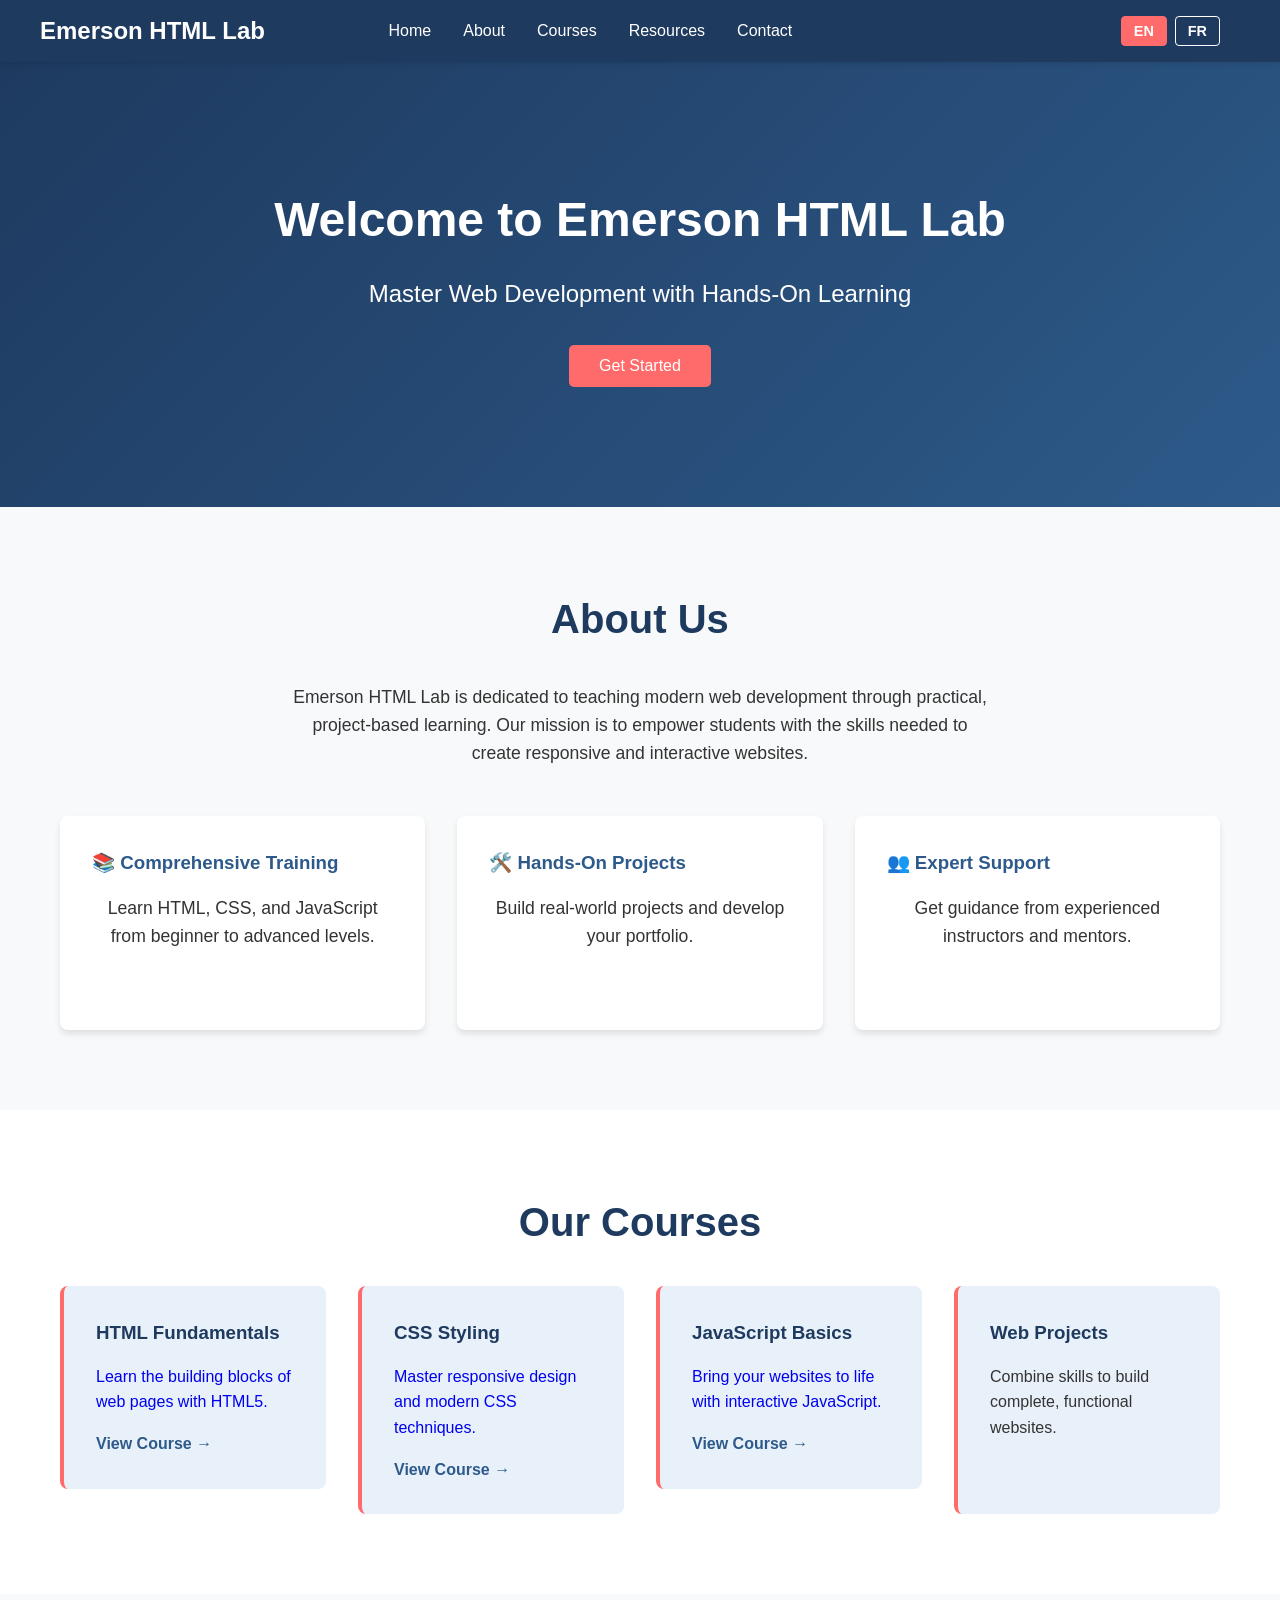
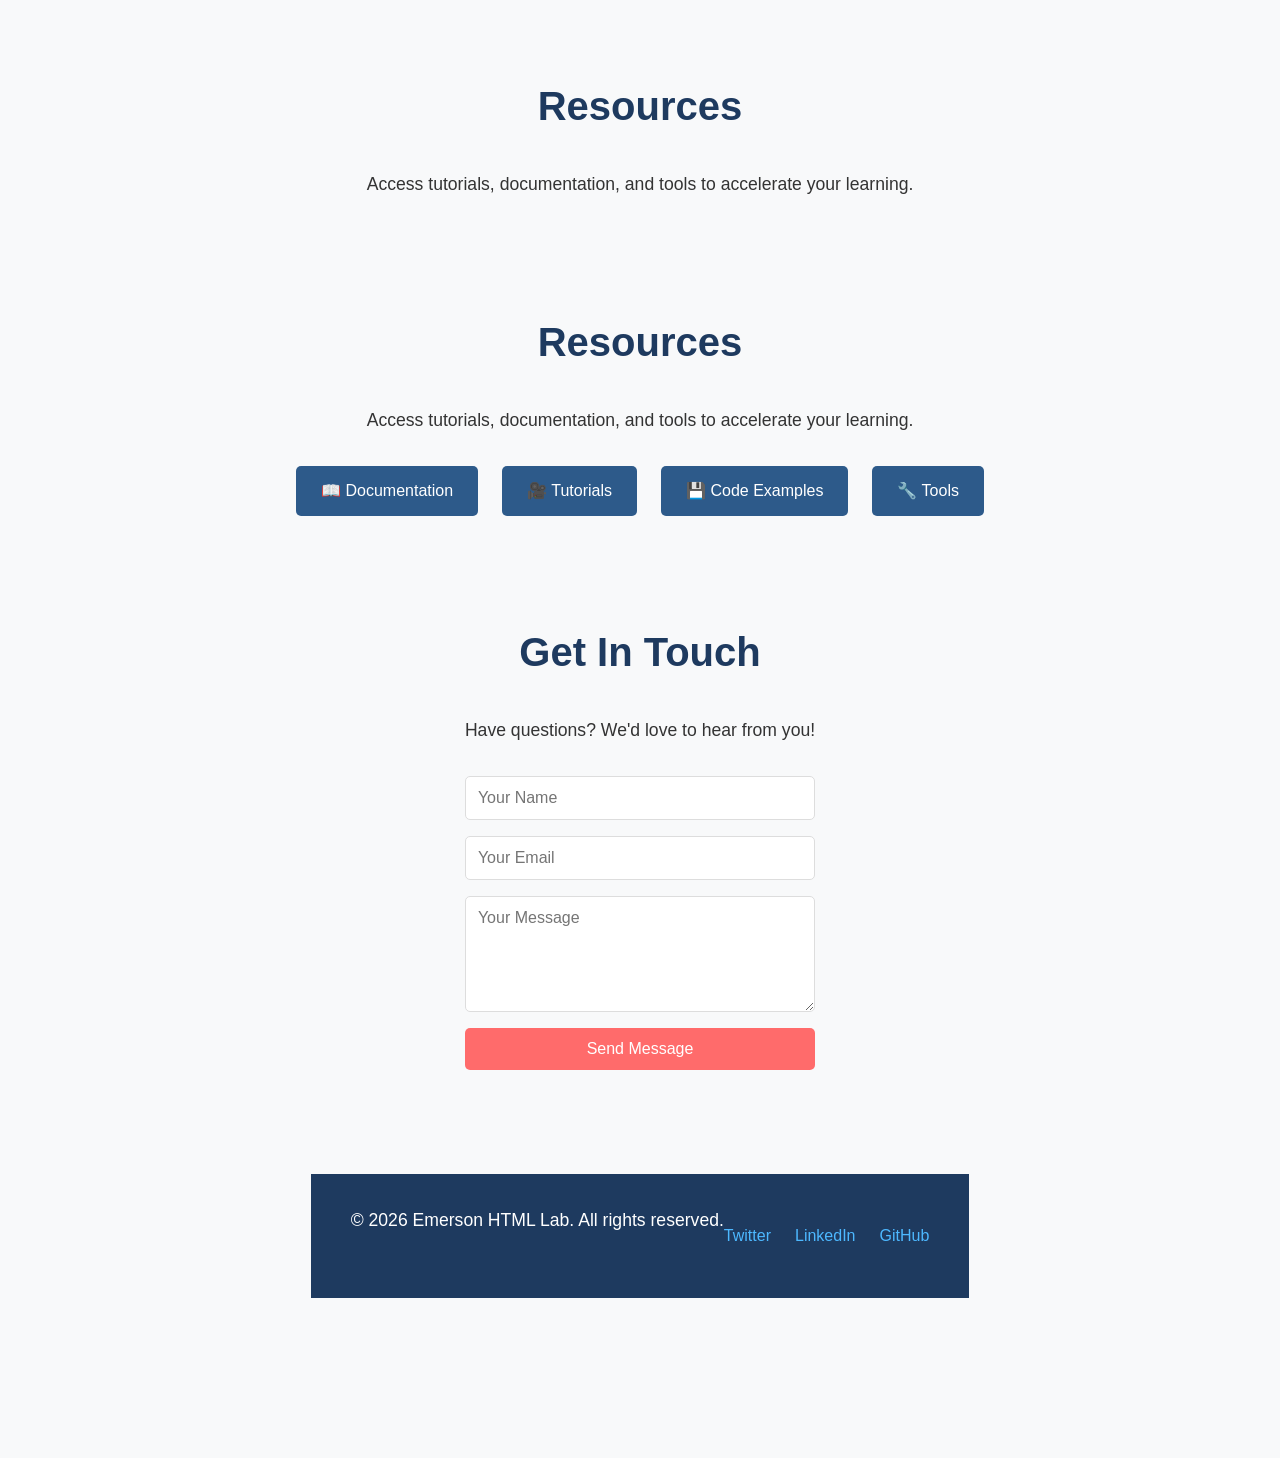
<file: index.html>
<!DOCTYPE html>
<html lang="en">

<head>
    <meta charset="UTF-8">
    <meta name="viewport" content="width=device-width, initial-scale=1.0">
    <title>Emerson HTML Lab - Web Development</title>
    <link rel="stylesheet" href="styles.css">
    <script src="translations.js"></script>
</head>

<body>
    <!-- Navigation Header -->
    <header class="header">
        <nav class="navbar">
            <div class="nav-container">
                <div class="logo">Emerson HTML Lab</div>
                <ul class="nav-menu">
                    <li><a href="#home" class="nav-link" data-en="Home" data-fr="Accueil">Home</a></li>
                    <li><a href="#about" class="nav-link" data-en="About" data-fr="À propos">About</a></li>
                    <li><a href="#courses" class="nav-link" data-en="Courses" data-fr="Cours">Courses</a></li>
                    <li><a href="#resources" class="nav-link" data-en="Resources" data-fr="Ressources">Resources</a>
                    </li>
                    <li><a href="#contact" class="nav-link" data-en="Contact" data-fr="Contact">Contact</a></li>
                </ul>
                <div class="language-switcher">
                    <button class="lang-btn active" onclick="changeLanguage('en')">EN</button>
                    <button class="lang-btn" onclick="changeLanguage('fr')">FR</button>
                </div>
            </div>
        </nav>
    </header>

    <!-- Hero Section -->
    <section id="home" class="hero">
        <div class="hero-content">
            <h1 data-en="Welcome to Emerson HTML Lab" data-fr="Bienvenue au Laboratoire HTML Emerson">Welcome to Emerson
                HTML Lab</h1>
            <p data-en="Master Web Development with Hands-On Learning"
                data-fr="Maîtrisez le développement web par l'apprentissage pratique">Master Web Development with
                Hands-On Learning</p>
            <button class="cta-button" data-en="Get Started" data-fr="Commencer">Get Started</button>
        </div>
    </section>

    <!-- About Section -->
    <section id="about" class="about">
        <div class="container">
            <h2 data-en="About Us" data-fr="À propos de nous">About Us</h2>
            <p data-en="Emerson HTML Lab is dedicated to teaching modern web development through practical, project-based learning. Our mission is to empower students with the skills needed to create responsive and interactive websites."
                data-fr="Le Laboratoire HTML Emerson est dédié à l'enseignement du développement web moderne par l'apprentissage pratique et basé sur des projets. Notre mission est de donner aux étudiants les compétences nécessaires pour créer des sites web réactifs et interactifs.">
                Emerson HTML Lab is dedicated to teaching modern web development through practical,
                project-based learning. Our mission is to empower students with the skills needed to
                create responsive and interactive websites.
            </p>
            <div class="features">
                <div class="feature-card">
                    <h3 data-en="📚 Comprehensive Training" data-fr="📚 Formation complète">📚 Comprehensive Training
                    </h3>
                    <p data-en="Learn HTML, CSS, and JavaScript from beginner to advanced levels."
                        data-fr="Apprenez HTML, CSS et JavaScript des niveaux débutant à avancé.">Learn HTML, CSS, and
                        JavaScript from beginner to advanced levels.</p>
                </div>
                <div class="feature-card">
                    <h3 data-en="🛠️ Hands-On Projects" data-fr="🛠️ Projets pratiques">🛠️ Hands-On Projects</h3>
                    <p data-en="Build real-world projects and develop your portfolio."
                        data-fr="Construisez des projets réels et développez votre portfolio.">Build real-world projects
                        and develop your portfolio.</p>
                </div>
                <div class="feature-card">
                    <h3 data-en="👥 Expert Support" data-fr="👥 Support expert">👥 Expert Support</h3>
                    <p data-en="Get guidance from experienced instructors and mentors."
                        data-fr="Obtenez des conseils d'instructeurs et de mentors expérimentés.">Get guidance from
                        experienced instructors and mentors.</p>
                </div>
            </div>
        </div>
    </section>

    <!-- Courses Section -->
    <section id="courses" class="courses">
        <div class="container">
            <h2 data-en="Our Courses" data-fr="Nos cours">Our Courses</h2>
            <div class="course-grid">
                <a href="html-fundamentals.html" class="course-card-link">
                    <div class="course-card">
                        <h3 data-en="HTML Fundamentals" data-fr="Fondamentaux HTML">HTML Fundamentals</h3>
                        <p data-en="Learn the building blocks of web pages with HTML5."
                            data-fr="Apprenez les fondamentaux des pages web avec HTML5.">Learn the building blocks of
                            web
                            pages with HTML5.</p>
                        <div class="course-link-text" data-en="View Course →" data-fr="Voir le cours →">View Course →
                        </div>
                    </div>
                </a>
                <a href="css-styling.html" class="course-card-link">
                    <div class="course-card">
                        <h3 data-en="CSS Styling" data-fr="Mise en forme CSS">CSS Styling</h3>
                        <p data-en="Master responsive design and modern CSS techniques."
                            data-fr="Maîtrisez le design réactif et les techniques CSS modernes.">Master responsive
                            design
                            and modern CSS techniques.</p>
                        <div class="course-link-text" data-en="View Course →" data-fr="Voir le cours →">View Course →
                        </div>
                    </div>
                </a>
                <a href="javascript-basics.html" class="course-card-link">
                    <div class="course-card">
                        <h3 data-en="JavaScript Basics" data-fr="Bases de JavaScript">JavaScript Basics</h3>
                        <p data-en="Bring your websites to life with interactive JavaScript."
                            data-fr="Donnez vie à vos sites web avec JavaScript interactif.">Bring your websites to life
                            with interactive JavaScript.</p>
                        <div class="course-link-text" data-en="View Course →" data-fr="Voir le cours →">View Course →
                        </div>
                    </div>
                </a>
                <div class="course-card">
                    <h3 data-en="Web Projects" data-fr="Projets Web">Web Projects</h3>
                    <p data-en="Combine skills to build complete, functional websites."
                        data-fr="Combinez les compétences pour créer des sites web complets et fonctionnels.">Combine
                        skills to build complete, functional websites.</p>
                </div>
            </div>
        </div>
    </section>

    <!-- Resources Section -->
    <section id="resources" class="resources">
        <div class="container">
            <h2 data-en="Resources" data-fr="Ressources">Resources</h2>
            <p data-en="Access tutorials, documentation, and tools to accelerate your learning."
                data-fr="Accédez à des tutoriels, de la documentation et des outils pour accélérer votre apprentissage.">
                Access tutorials, documentation, and tools to accelerate your learning.</p>
            <div class="resource-links">
                <!-- Resources Section -->
                <section id="resources" class="resources">
                    <div class="container">
                        <h2 data-en="Resources" data-fr="Ressources">Resources</h2>
                        <p data-en="Access tutorials, documentation, and tools to accelerate your learning."
                            data-fr="Accédez à des tutoriels, de la documentation et des outils pour accélérer votre apprentissage.">
                            Access tutorials, documentation, and tools to accelerate your learning.</p>
                        <div class="resource-links">
                            <a href="#" class="resource-link" data-en="📖 Documentation" data-fr="📖 Documentation">📖
                                Documentation</a>
                            <a href="#" class="resource-link" data-en="🎥 Tutorials" data-fr="🎥 Tutoriels">🎥
                                Tutorials</a>
                            <a href="#" class="resource-link" data-en="💾 Code Examples"
                                data-fr="💾 Exemples de code">💾 Code Examples</a>
                            <a href="#" class="resource-link" data-en="🔧 Tools" data-fr="🔧 Outils">🔧 Tools</a>
                            <!-- Contact Section -->
                            <section id="contact" class="contact">
                                <div class="container">
                                    <h2 data-en="Get In Touch" data-fr="Nous contacter">Get In Touch</h2>
                                    <p data-en="Have questions? We'd love to hear from you!"
                                        data-fr="Vous avez des questions ? Nous aimerions vous entendre !">Have
                                        questions? We'd love to hear from you!</p>
                                    <form class="contact-form">
                                        <input type="text" placeholder="Your Name" data-en-placeholder="Your Name"
                                            data-fr-placeholder="Votre nom" required>
                                        <input type="email" placeholder="Your Email" data-en-placeholder="Your Email"
                                            data-fr-placeholder="Votre email" required>
                                        <textarea placeholder="Your Message" data-en-placeholder="Your Message"
                                            data-fr-placeholder="Votre message" rows="5" required></textarea>
                                        <button type="submit" class="submit-button" data-en="Send Message"
                                            data-fr="Envoyer le message">Send Message</button>
                                    </form>
                                </div>
                            </section>

                            <!-- Footer -->
                            <footer class="footer">
                                <div class="container">
                                    <p data-en="&copy; 2026 Emerson HTML Lab. All rights reserved."
                                        data-fr="&copy; 2026 Laboratoire HTML Emerson. Tous droits réservés.">&copy;
                                        2026 Emerson HTML Lab. All rights reserved.</p>
                                    <div class="social-links">
                                        <a href="#">Twitter</a>
                                        <a href="#">LinkedIn</a>
                                        <a href="#">GitHub</a>
                                    </div>
                                </div>
                            </footer>

                            <script>
                                // Initialize language on page load
                                document.addEventListener('DOMContentLoaded', function () {
                                    const savedLanguage = localStorage.getItem('language') || 'en';
                                    changeLanguage(savedLanguage);
                                });
                            </script>
</body>

</html>
</file>
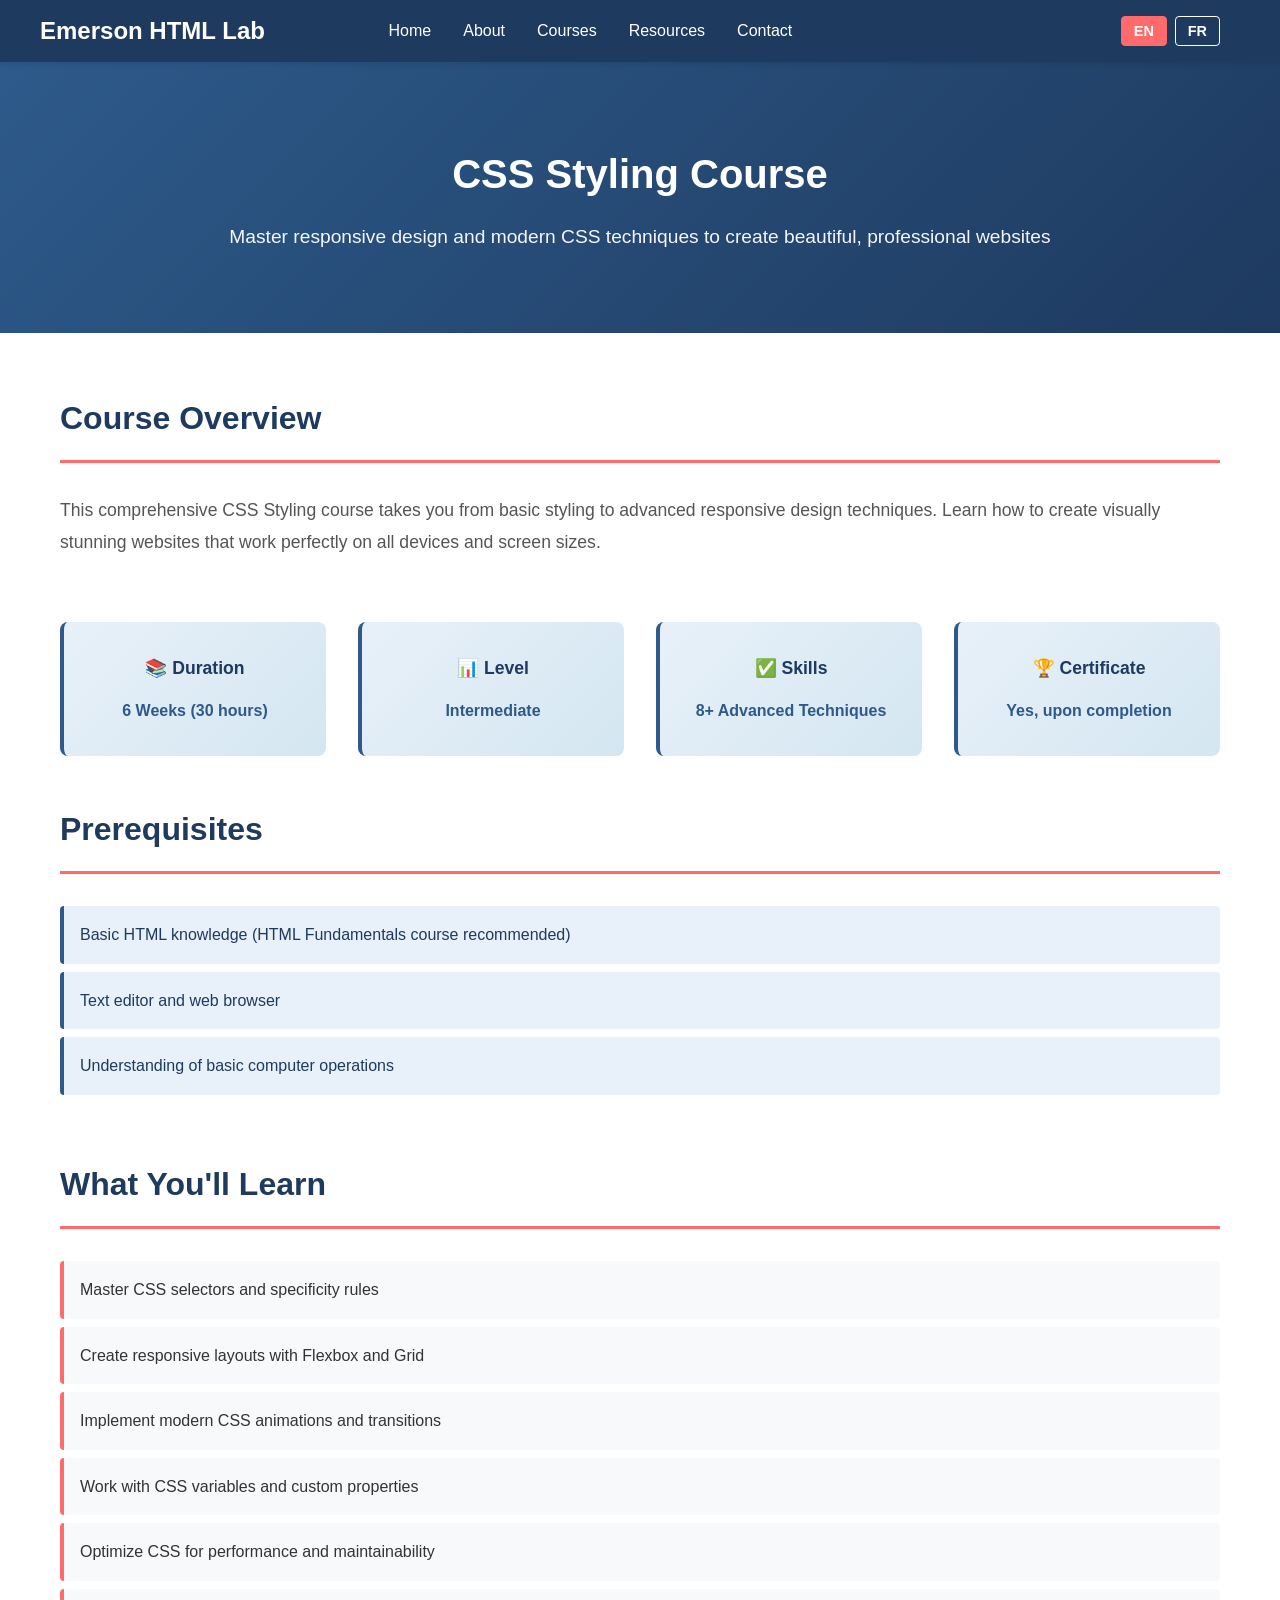
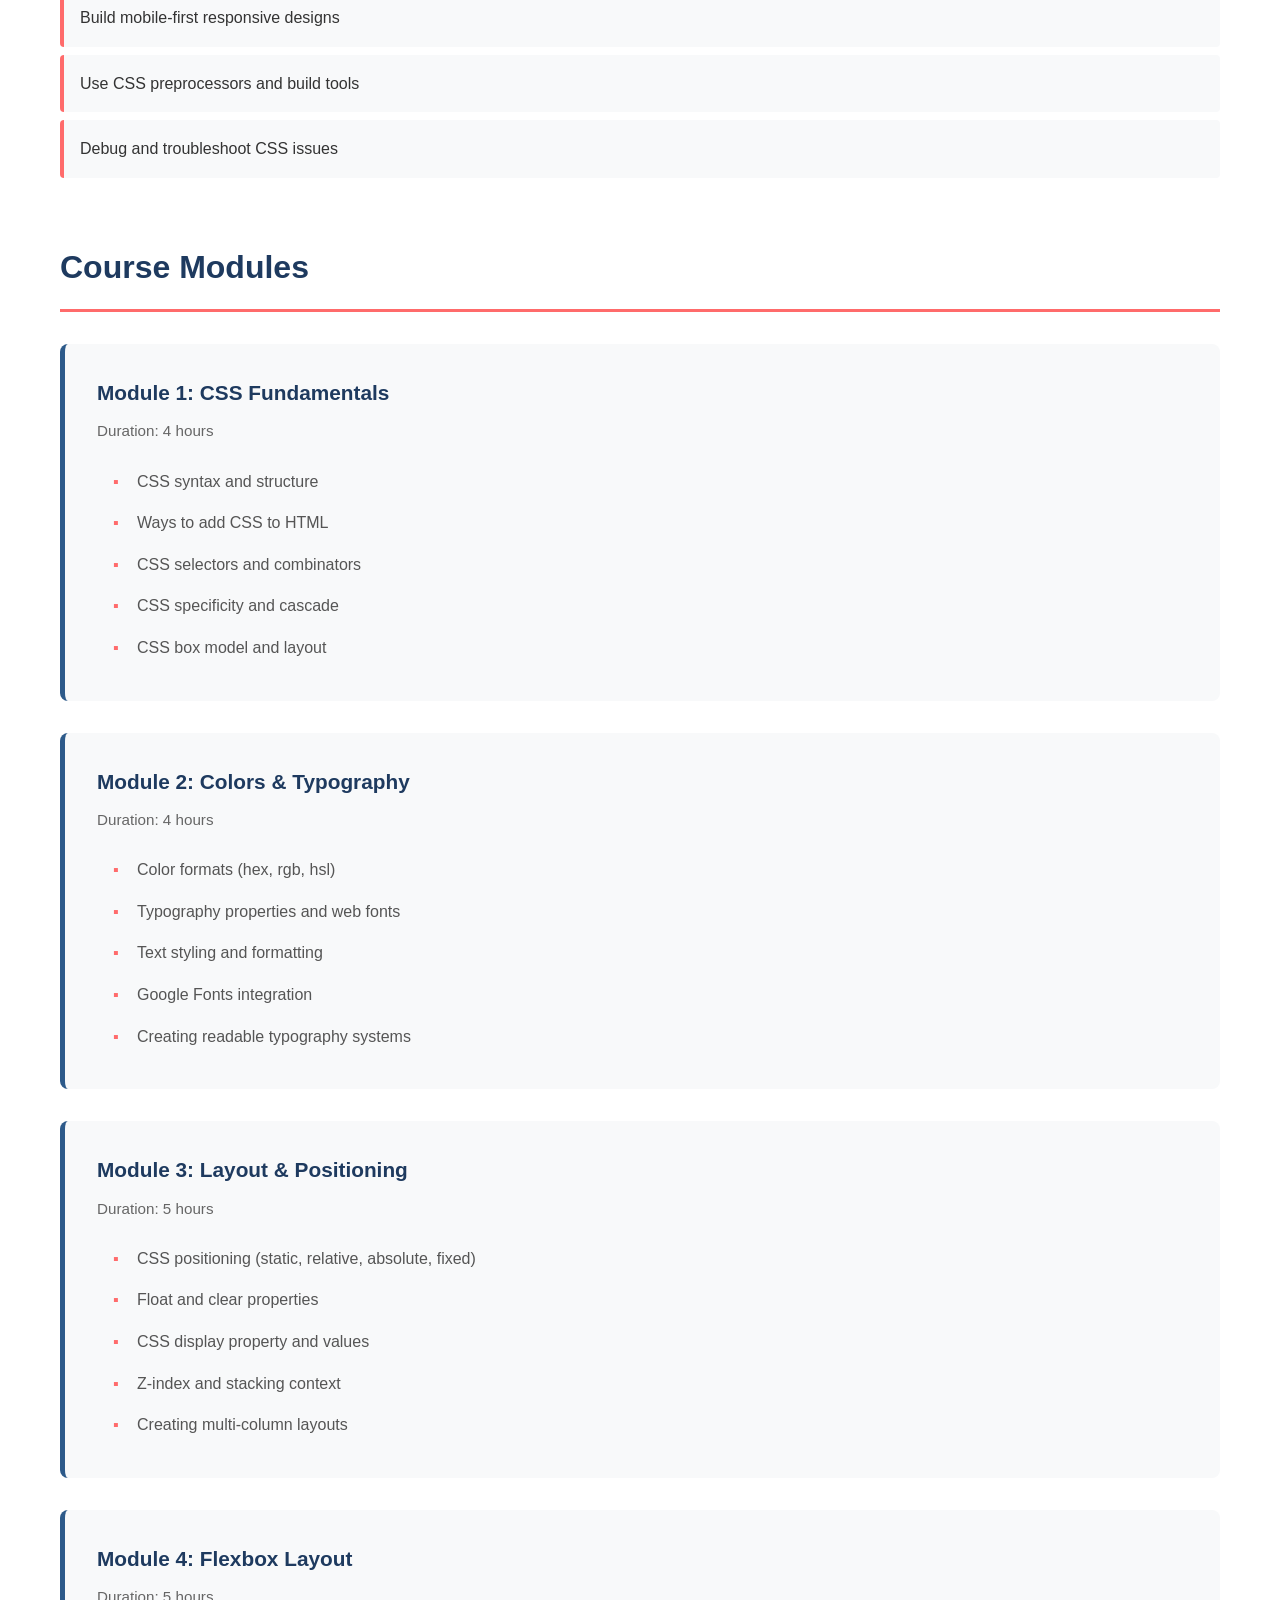
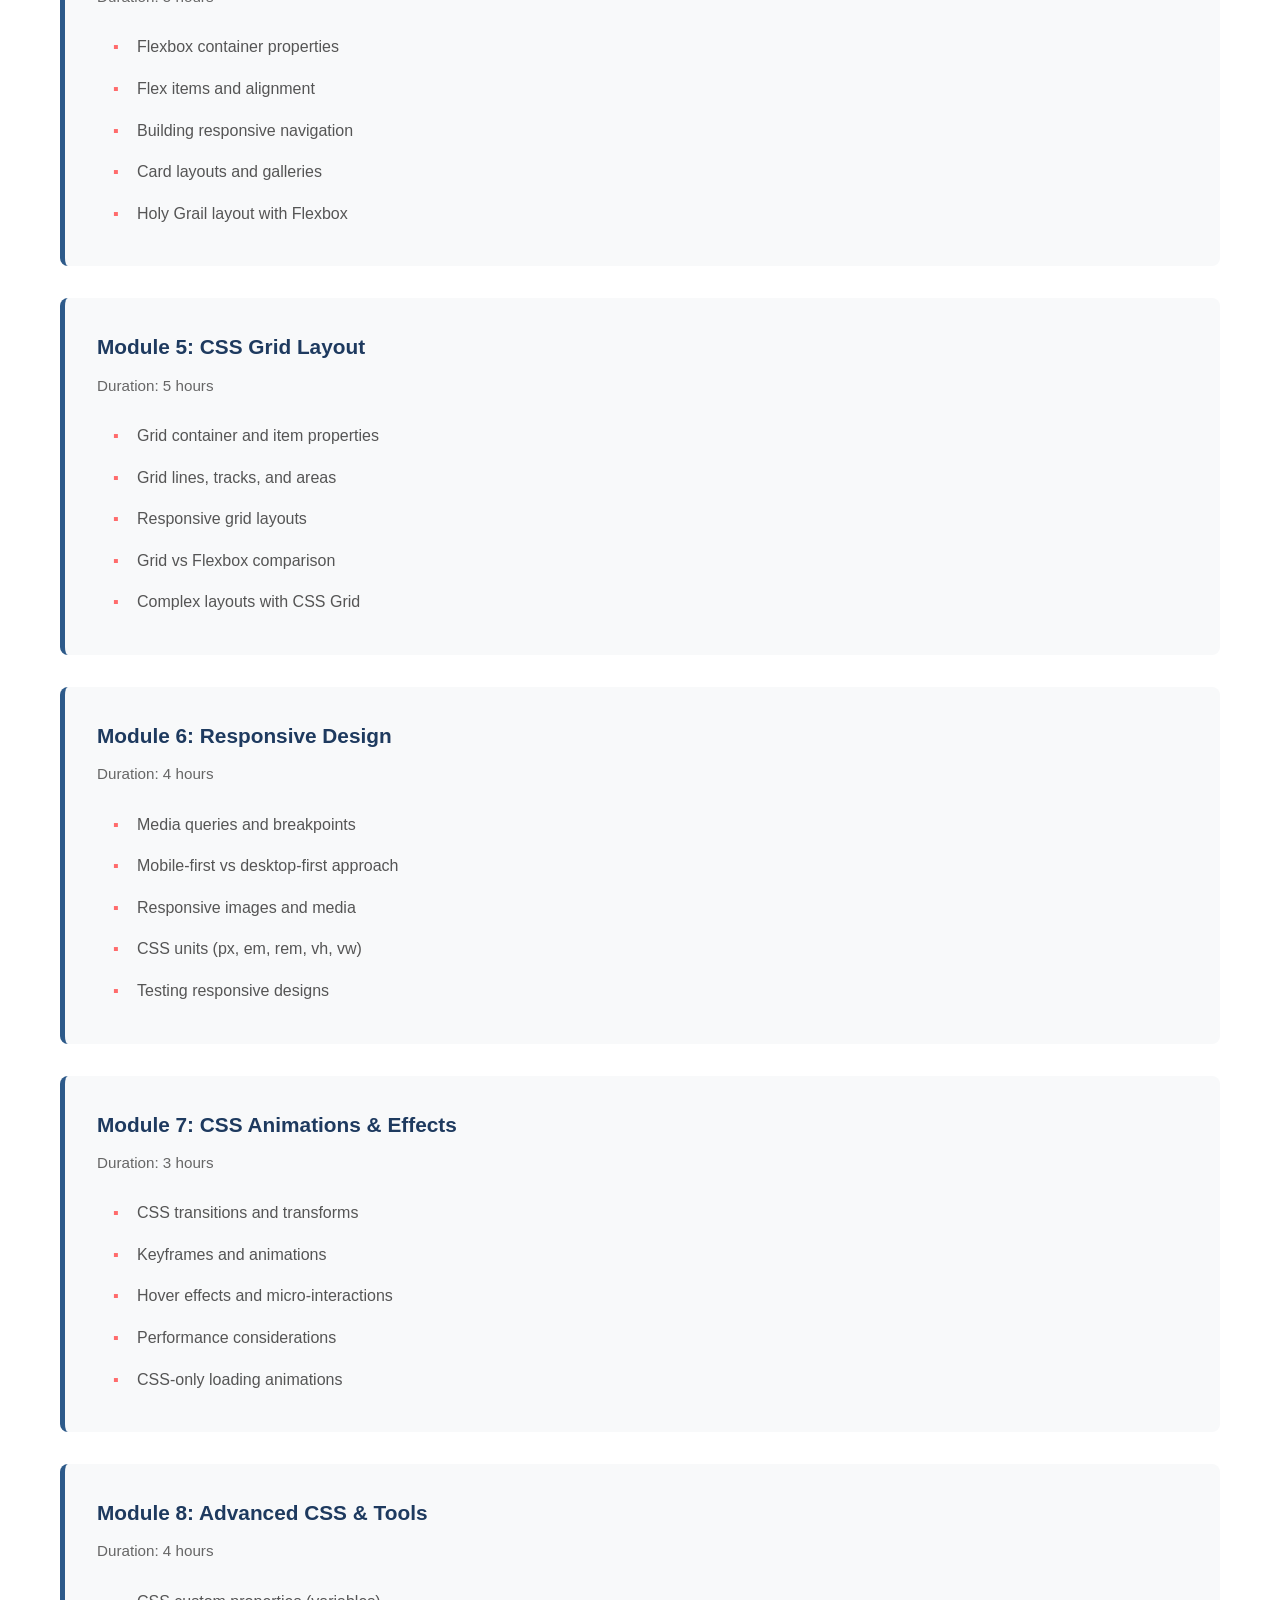
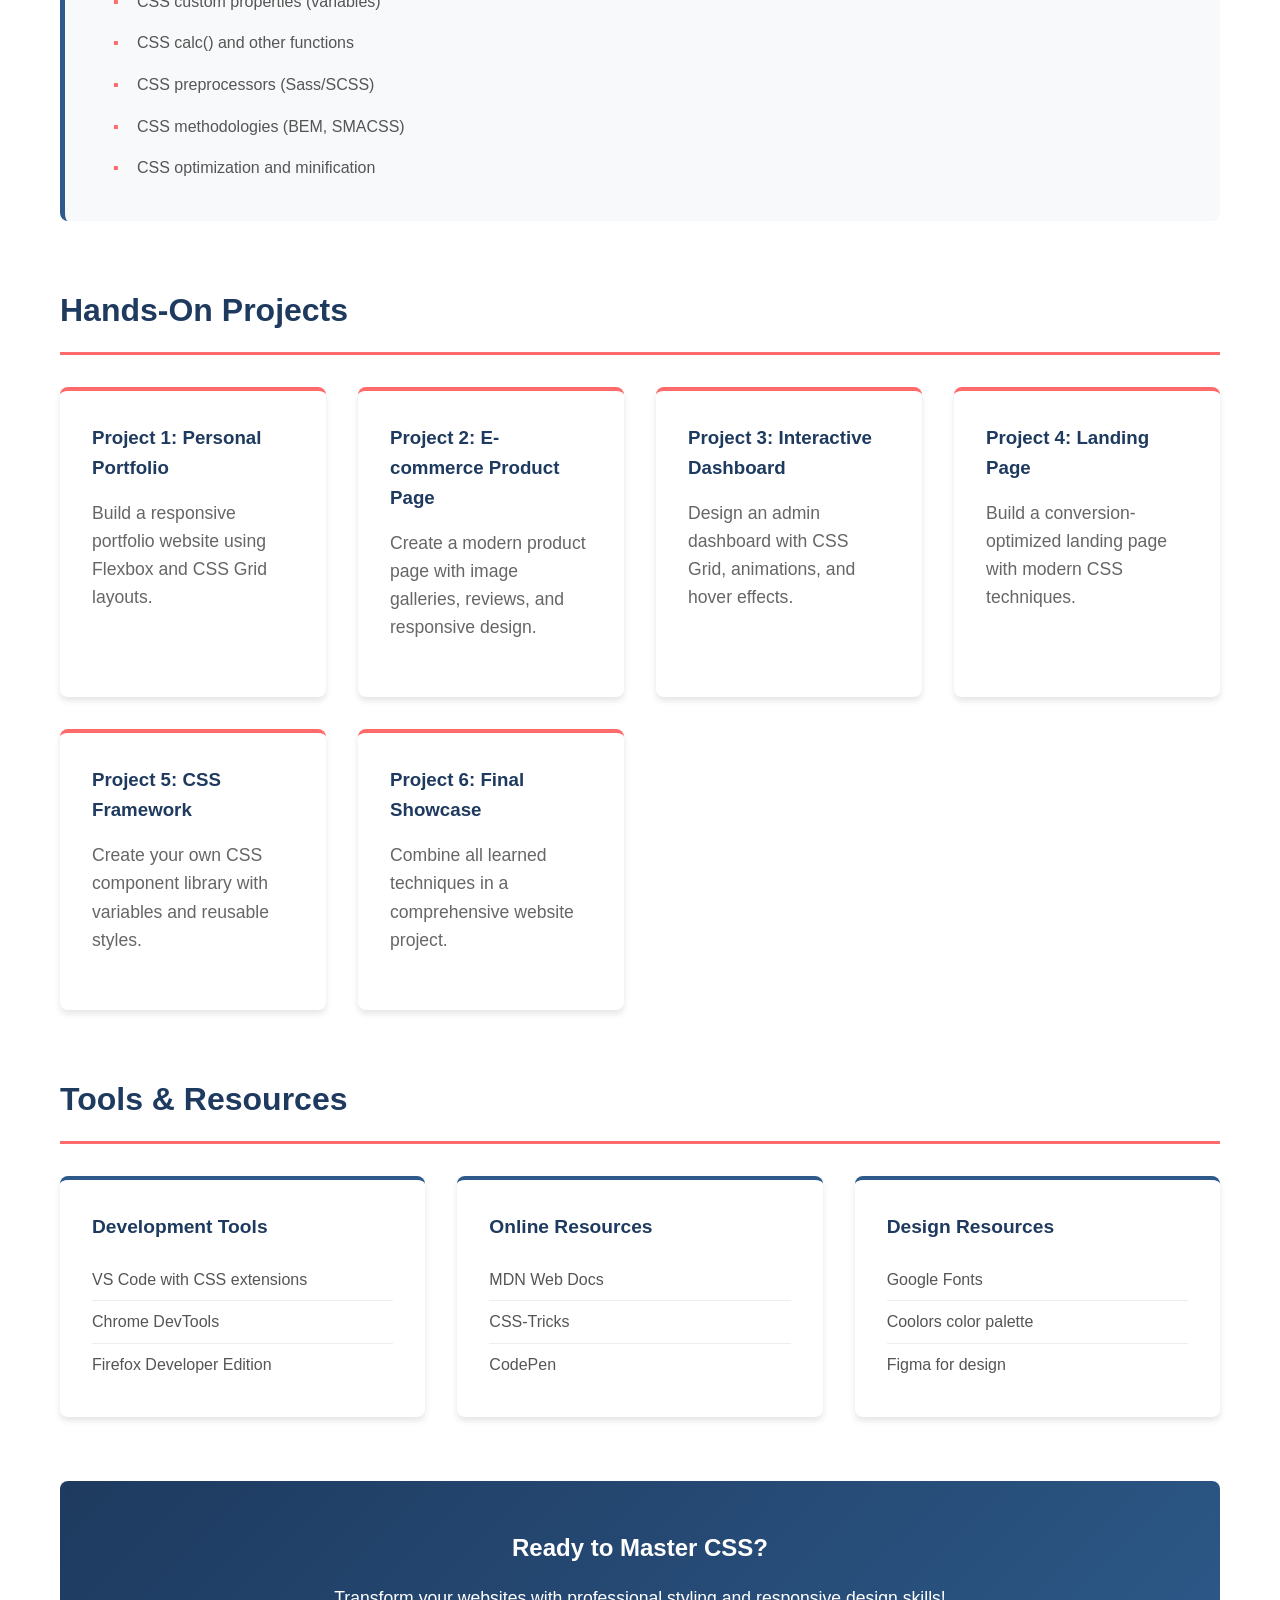
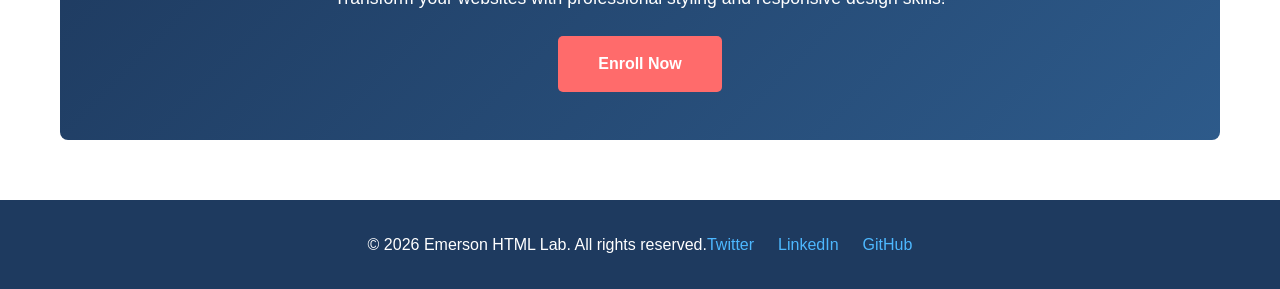
<file: css-styling.html>
<!DOCTYPE html>
<html lang="en">

<head>
    <meta charset="UTF-8">
    <meta name="viewport" content="width=device-width, initial-scale=1.0">
    <title>CSS Styling Course - Emerson HTML Lab</title>
    <link rel="stylesheet" href="styles.css">
    <script src="translations.js"></script>
</head>

<body>
    <!-- Navigation Header -->
    <header class="header">
        <nav class="navbar">
            <div class="nav-container">
                <div class="logo">Emerson HTML Lab</div>
                <ul class="nav-menu">
                    <li><a href="index.html#home" class="nav-link" data-en="Home" data-fr="Accueil">Home</a></li>
                    <li><a href="index.html#about" class="nav-link" data-en="About" data-fr="À propos">About</a></li>
                    <li><a href="index.html#courses" class="nav-link" data-en="Courses" data-fr="Cours">Courses</a></li>
                    <li><a href="index.html#resources" class="nav-link" data-en="Resources"
                            data-fr="Ressources">Resources</a></li>
                    <li><a href="index.html#contact" class="nav-link" data-en="Contact" data-fr="Contact">Contact</a>
                    </li>
                </ul>
                <div class="language-switcher">
                    <button class="lang-btn active" onclick="changeLanguage('en')">EN</button>
                    <button class="lang-btn" onclick="changeLanguage('fr')">FR</button>
                </div>
            </div>
        </nav>
    </header>

    <!-- Course Header -->
    <section class="course-header">
        <div class="container">
            <h1 data-en="CSS Styling Course" data-fr="Cours de Mise en Forme CSS">CSS Styling Course</h1>
            <p data-en="Master responsive design and modern CSS techniques to create beautiful, professional websites"
                data-fr="Maîtrisez le design réactif et les techniques CSS modernes pour créer des sites web professionnels">
                Master responsive design and modern CSS techniques to create beautiful, professional websites</p>
        </div>
    </section>

    <!-- Course Content -->
    <section class="course-content">
        <div class="container">
            <!-- Course Overview -->
            <div class="course-section">
                <h2 data-en="Course Overview" data-fr="Aperçu du cours">Course Overview</h2>
                <p data-en="This comprehensive CSS Styling course takes you from basic styling to advanced responsive design techniques. Learn how to create visually stunning websites that work perfectly on all devices and screen sizes."
                    data-fr="Ce cours complet de mise en forme CSS vous emmène des styles de base aux techniques avancées de design réactif. Apprenez à créer des sites web visuellement époustouflants qui fonctionnent parfaitement sur tous les appareils et toutes les tailles d'écran.">
                    This comprehensive CSS Styling course takes you from basic styling to advanced responsive design
                    techniques. Learn how to create visually stunning websites that work perfectly on all devices and
                    screen sizes.</p>
            </div>

            <!-- Course Details -->
            <div class="course-details-grid">
                <div class="detail-card">
                    <h3 data-en="📚 Duration" data-fr="📚 Durée">📚 Duration</h3>
                    <p data-en="6 Weeks (30 hours)" data-fr="6 semaines (30 heures)">6 Weeks (30 hours)</p>
                </div>
                <div class="detail-card">
                    <h3 data-en="📊 Level" data-fr="📊 Niveau">📊 Level</h3>
                    <p data-en="Intermediate" data-fr="Intermédiaire">Intermediate</p>
                </div>
                <div class="detail-card">
                    <h3 data-en="✅ Skills" data-fr="✅ Compétences">✅ Skills</h3>
                    <p data-en="8+ Advanced Techniques" data-fr="8+ techniques avancées">8+ Advanced Techniques</p>
                </div>
                <div class="detail-card">
                    <h3 data-en="🏆 Certificate" data-fr="🏆 Certificat">🏆 Certificate</h3>
                    <p data-en="Yes, upon completion" data-fr="Oui, à la fin du cours">Yes, upon completion</p>
                </div>
            </div>

            <!-- Prerequisites -->
            <div class="course-section">
                <h2 data-en="Prerequisites" data-fr="Prérequis">Prerequisites</h2>
                <ul class="requirements">
                    <li data-en="Basic HTML knowledge (HTML Fundamentals course recommended)"
                        data-fr="Connaissances de base en HTML (cours Fondamentaux HTML recommandé)">✓ Basic HTML
                        knowledge (HTML Fundamentals course recommended)</li>
                    <li data-en="Text editor and web browser" data-fr="Éditeur de texte et navigateur web">✓ Text editor
                        and web browser</li>
                    <li data-en="Understanding of basic computer operations"
                        data-fr="Compréhension des opérations informatiques de base">✓ Understanding of basic computer
                        operations</li>
                </ul>
            </div>

            <!-- Learning Outcomes -->
            <div class="course-section">
                <h2 data-en="What You'll Learn" data-fr="Ce que vous apprendrez">What You'll Learn</h2>
                <ul class="learning-outcomes">
                    <li data-en="Master CSS selectors and specificity rules"
                        data-fr="Maîtriser les sélecteurs CSS et les règles de spécificité">Master CSS selectors and
                        specificity rules</li>
                    <li data-en="Create responsive layouts with Flexbox and Grid"
                        data-fr="Créer des mises en page réactives avec Flexbox et Grid">Create responsive layouts with
                        Flexbox and Grid</li>
                    <li data-en="Implement modern CSS animations and transitions"
                        data-fr="Implémenter des animations et transitions CSS modernes">Implement modern CSS animations
                        and transitions</li>
                    <li data-en="Work with CSS variables and custom properties"
                        data-fr="Travailler avec les variables CSS et les propriétés personnalisées">Work with CSS
                        variables and custom properties</li>
                    <li data-en="Optimize CSS for performance and maintainability"
                        data-fr="Optimiser CSS pour les performances et la maintenabilité">Optimize CSS for performance
                        and maintainability</li>
                    <li data-en="Build mobile-first responsive designs"
                        data-fr="Construire des designs réactifs mobile-first">Build mobile-first responsive designs
                    </li>
                    <li data-en="Use CSS preprocessors and build tools"
                        data-fr="Utiliser les préprocesseurs CSS et les outils de construction">Use CSS preprocessors
                        and build tools</li>
                    <li data-en="Debug and troubleshoot CSS issues" data-fr="Déboguer et résoudre les problèmes CSS">
                        Debug and troubleshoot CSS issues</li>
                </ul>
            </div>

            <!-- Course Modules -->
            <div class="course-section">
                <h2 data-en="Course Modules" data-fr="Modules du cours">Course Modules</h2>

                <div class="module">
                    <h3 data-en="Module 1: CSS Fundamentals" data-fr="Module 1 : Fondamentaux CSS">🎨 Module 1: CSS
                        Fundamentals</h3>
                    <p data-en="Duration: 4 hours" data-fr="Durée : 4 heures">Duration: 4 hours</p>
                    <ul>
                        <li data-en="CSS syntax and structure" data-fr="Syntaxe et structure CSS">CSS syntax and
                            structure</li>
                        <li data-en="Ways to add CSS to HTML" data-fr="Façons d'ajouter CSS à HTML">Ways to add CSS to
                            HTML</li>
                        <li data-en="CSS selectors and combinators" data-fr="Sélecteurs CSS et combinateurs">CSS
                            selectors and combinators</li>
                        <li data-en="CSS specificity and cascade" data-fr="Spécificité CSS et cascade">CSS specificity
                            and cascade</li>
                        <li data-en="CSS box model and layout" data-fr="Modèle de boîte CSS et mise en page">CSS box
                            model and layout</li>
                    </ul>
                </div>

                <div class="module">
                    <h3 data-en="Module 2: Colors & Typography" data-fr="Module 2 : Couleurs et typographie">🎨 Module
                        2: Colors & Typography</h3>
                    <p data-en="Duration: 4 hours" data-fr="Durée : 4 heures">Duration: 4 hours</p>
                    <ul>
                        <li data-en="Color formats (hex, rgb, hsl)" data-fr="Formats de couleur (hex, rgb, hsl)">Color
                            formats (hex, rgb, hsl)</li>
                        <li data-en="Typography properties and web fonts"
                            data-fr="Propriétés de typographie et polices web">Typography properties and web fonts</li>
                        <li data-en="Text styling and formatting" data-fr="Style et formatage du texte">Text styling and
                            formatting</li>
                        <li data-en="Google Fonts integration" data-fr="Intégration de Google Fonts">Google Fonts
                            integration</li>
                        <li data-en="Creating readable typography systems"
                            data-fr="Créer des systèmes de typographie lisibles">Creating readable typography systems
                        </li>
                    </ul>
                </div>

                <div class="module">
                    <h3 data-en="Module 3: Layout & Positioning" data-fr="Module 3 : Mise en page et positionnement">🎨
                        Module 3: Layout & Positioning</h3>
                    <p data-en="Duration: 5 hours" data-fr="Durée : 5 heures">Duration: 5 hours</p>
                    <ul>
                        <li data-en="CSS positioning (static, relative, absolute, fixed)"
                            data-fr="Positionnement CSS (statique, relatif, absolu, fixe)">CSS positioning (static,
                            relative, absolute, fixed)</li>
                        <li data-en="Float and clear properties" data-fr="Propriétés float et clear">Float and clear
                            properties</li>
                        <li data-en="CSS display property and values" data-fr="Propriété display CSS et valeurs">CSS
                            display property and values</li>
                        <li data-en="Z-index and stacking context" data-fr="Z-index et contexte d'empilement">Z-index
                            and stacking context</li>
                        <li data-en="Creating multi-column layouts" data-fr="Créer des mises en page multi-colonnes">
                            Creating multi-column layouts</li>
                    </ul>
                </div>

                <div class="module">
                    <h3 data-en="Module 4: Flexbox Layout" data-fr="Module 4 : Mise en page Flexbox">🎨 Module 4:
                        Flexbox Layout</h3>
                    <p data-en="Duration: 5 hours" data-fr="Durée : 5 heures">Duration: 5 hours</p>
                    <ul>
                        <li data-en="Flexbox container properties" data-fr="Propriétés du conteneur Flexbox">Flexbox
                            container properties</li>
                        <li data-en="Flex items and alignment" data-fr="Éléments flex et alignement">Flex items and
                            alignment</li>
                        <li data-en="Building responsive navigation" data-fr="Construire une navigation réactive">
                            Building responsive navigation</li>
                        <li data-en="Card layouts and galleries" data-fr="Mises en page de cartes et galeries">Card
                            layouts and galleries</li>
                        <li data-en="Holy Grail layout with Flexbox" data-fr="Mise en page Holy Grail avec Flexbox">Holy
                            Grail layout with Flexbox</li>
                    </ul>
                </div>

                <div class="module">
                    <h3 data-en="Module 5: CSS Grid Layout" data-fr="Module 5 : Mise en page CSS Grid">🎨 Module 5: CSS
                        Grid Layout</h3>
                    <p data-en="Duration: 5 hours" data-fr="Durée : 5 heures">Duration: 5 hours</p>
                    <ul>
                        <li data-en="Grid container and item properties"
                            data-fr="Propriétés du conteneur et des éléments Grid">Grid container and item properties
                        </li>
                        <li data-en="Grid lines, tracks, and areas" data-fr="Lignes, pistes et zones Grid">Grid lines,
                            tracks, and areas</li>
                        <li data-en="Responsive grid layouts" data-fr="Mises en page Grid réactives">Responsive grid
                            layouts</li>
                        <li data-en="Grid vs Flexbox comparison" data-fr="Comparaison Grid vs Flexbox">Grid vs Flexbox
                            comparison</li>
                        <li data-en="Complex layouts with CSS Grid" data-fr="Mises en page complexes avec CSS Grid">
                            Complex layouts with CSS Grid</li>
                    </ul>
                </div>

                <div class="module">
                    <h3 data-en="Module 6: Responsive Design" data-fr="Module 6 : Design réactif">🎨 Module 6:
                        Responsive Design</h3>
                    <p data-en="Duration: 4 hours" data-fr="Durée : 4 heures">Duration: 4 hours</p>
                    <ul>
                        <li data-en="Media queries and breakpoints" data-fr="Requêtes média et points d'arrêt">Media
                            queries and breakpoints</li>
                        <li data-en="Mobile-first vs desktop-first approach"
                            data-fr="Approche mobile-first vs desktop-first">Mobile-first vs desktop-first approach</li>
                        <li data-en="Responsive images and media" data-fr="Images et médias réactifs">Responsive images
                            and media</li>
                        <li data-en="CSS units (px, em, rem, vh, vw)" data-fr="Unités CSS (px, em, rem, vh, vw)">CSS
                            units (px, em, rem, vh, vw)</li>
                        <li data-en="Testing responsive designs" data-fr="Tester les designs réactifs">Testing
                            responsive designs</li>
                    </ul>
                </div>

                <div class="module">
                    <h3 data-en="Module 7: CSS Animations & Effects" data-fr="Module 7 : Animations et effets CSS">🎨
                        Module 7: CSS Animations & Effects</h3>
                    <p data-en="Duration: 3 hours" data-fr="Durée : 3 heures">Duration: 3 hours</p>
                    <ul>
                        <li data-en="CSS transitions and transforms" data-fr="Transitions et transformations CSS">CSS
                            transitions and transforms</li>
                        <li data-en="Keyframes and animations" data-fr="Images clés et animations">Keyframes and
                            animations</li>
                        <li data-en="Hover effects and micro-interactions"
                            data-fr="Effets de survol et micro-interactions">Hover effects and micro-interactions</li>
                        <li data-en="Performance considerations" data-fr="Considérations de performance">Performance
                            considerations</li>
                        <li data-en="CSS-only loading animations" data-fr="Animations de chargement CSS uniquement">
                            CSS-only loading animations</li>
                    </ul>
                </div>

                <div class="module">
                    <h3 data-en="Module 8: Advanced CSS & Tools" data-fr="Module 8 : CSS avancé et outils">🎨 Module 8:
                        Advanced CSS & Tools</h3>
                    <p data-en="Duration: 4 hours" data-fr="Durée : 4 heures">Duration: 4 hours</p>
                    <ul>
                        <li data-en="CSS custom properties (variables)"
                            data-fr="Propriétés personnalisées CSS (variables)">CSS custom properties (variables)</li>
                        <li data-en="CSS calc() and other functions" data-fr="CSS calc() et autres fonctions">CSS calc()
                            and other functions</li>
                        <li data-en="CSS preprocessors (Sass/SCSS)" data-fr="Préprocesseurs CSS (Sass/SCSS)">CSS
                            preprocessors (Sass/SCSS)</li>
                        <li data-en="CSS methodologies (BEM, SMACSS)" data-fr="Méthodologies CSS (BEM, SMACSS)">CSS
                            methodologies (BEM, SMACSS)</li>
                        <li data-en="CSS optimization and minification" data-fr="Optimisation et minification CSS">CSS
                            optimization and minification</li>
                    </ul>
                </div>
            </div>

            <!-- Hands-On Projects -->
            <div class="course-section">
                <h2 data-en="Hands-On Projects" data-fr="Projets pratiques">Hands-On Projects</h2>
                <div class="projects-grid">
                    <div class="project-card">
                        <h3 data-en="Project 1: Personal Portfolio" data-fr="Projet 1 : Portfolio personnel">🎨 Project
                            1: Personal Portfolio</h3>
                        <p data-en="Build a responsive portfolio website using Flexbox and CSS Grid layouts."
                            data-fr="Construisez un site web portfolio réactif utilisant les mises en page Flexbox et CSS Grid.">
                            Build a responsive portfolio website using Flexbox and CSS Grid layouts.</p>
                    </div>
                    <div class="project-card">
                        <h3 data-en="Project 2: E-commerce Product Page" data-fr="Projet 2 : Page produit e-commerce">🛒
                            Project 2: E-commerce Product Page</h3>
                        <p data-en="Create a modern product page with image galleries, reviews, and responsive design."
                            data-fr="Créez une page produit moderne avec galeries d'images, avis et design réactif.">
                            Create a modern product page with image galleries, reviews, and responsive design.</p>
                    </div>
                    <div class="project-card">
                        <h3 data-en="Project 3: Interactive Dashboard" data-fr="Projet 3 : Tableau de bord interactif">
                            📊 Project 3: Interactive Dashboard</h3>
                        <p data-en="Design an admin dashboard with CSS Grid, animations, and hover effects."
                            data-fr="Concevez un tableau de bord administrateur avec CSS Grid, animations et effets de survol.">
                            Design an admin dashboard with CSS Grid, animations, and hover effects.</p>
                    </div>
                    <div class="project-card">
                        <h3 data-en="Project 4: Landing Page" data-fr="Projet 4 : Page d'atterrissage">🚀 Project 4:
                            Landing Page</h3>
                        <p data-en="Build a conversion-optimized landing page with modern CSS techniques."
                            data-fr="Construisez une page d'atterrissage optimisée pour la conversion avec des techniques CSS modernes.">
                            Build a conversion-optimized landing page with modern CSS techniques.</p>
                    </div>
                    <div class="project-card">
                        <h3 data-en="Project 5: CSS Framework" data-fr="Projet 5 : Framework CSS">🛠️ Project 5: CSS
                            Framework</h3>
                        <p data-en="Create your own CSS component library with variables and reusable styles."
                            data-fr="Créez votre propre bibliothèque de composants CSS avec des variables et des styles réutilisables.">
                            Create your own CSS component library with variables and reusable styles.</p>
                    </div>
                    <div class="project-card">
                        <h3 data-en="Project 6: Final Showcase" data-fr="Projet 6 : Vitrine finale">🏆 Project 6: Final
                            Showcase</h3>
                        <p data-en="Combine all learned techniques in a comprehensive website project."
                            data-fr="Combinez toutes les techniques apprises dans un projet de site web complet.">
                            Combine all learned techniques in a comprehensive website project.</p>
                    </div>
                </div>
            </div>

            <!-- Tools & Resources -->
            <div class="course-section">
                <h2 data-en="Tools & Resources" data-fr="Outils et ressources">Tools & Resources</h2>
                <div class="tools-grid">
                    <div class="tool-card">
                        <h4 data-en="Development Tools" data-fr="Outils de développement">🛠️ Development Tools</h4>
                        <ul>
                            <li data-en="VS Code with CSS extensions" data-fr="VS Code avec extensions CSS">VS Code with
                                CSS extensions</li>
                            <li data-en="Chrome DevTools" data-fr="Chrome DevTools">Chrome DevTools</li>
                            <li data-en="Firefox Developer Edition" data-fr="Firefox Developer Edition">Firefox
                                Developer Edition</li>
                        </ul>
                    </div>
                    <div class="tool-card">
                        <h4 data-en="Online Resources" data-fr="Ressources en ligne">🌐 Online Resources</h4>
                        <ul>
                            <li data-en="MDN Web Docs" data-fr="MDN Web Docs">MDN Web Docs</li>
                            <li data-en="CSS-Tricks" data-fr="CSS-Tricks">CSS-Tricks</li>
                            <li data-en="CodePen" data-fr="CodePen">CodePen</li>
                        </ul>
                    </div>
                    <div class="tool-card">
                        <h4 data-en="Design Resources" data-fr="Ressources de design">🎨 Design Resources</h4>
                        <ul>
                            <li data-en="Google Fonts" data-fr="Google Fonts">Google Fonts</li>
                            <li data-en="Coolors color palette" data-fr="Palette de couleurs Coolors">Coolors color
                                palette</li>
                            <li data-en="Figma for design" data-fr="Figma pour le design">Figma for design</li>
                        </ul>
                    </div>
                </div>
            </div>

            <!-- CTA Section -->
            <div class="course-cta">
                <h2 data-en="Ready to Master CSS?" data-fr="Prêt à maîtriser CSS ?">Ready to Master CSS?</h2>
                <p data-en="Transform your websites with professional styling and responsive design skills!"
                    data-fr="Transformez vos sites web avec des compétences professionnelles en style et design réactif !">
                    Transform your websites with professional styling and responsive design skills!</p>
                <a href="index.html#contact" class="cta-button" data-en="Enroll Now" data-fr="S'inscrire">Enroll Now</a>
            </div>
        </div>
    </section>

    <!-- Footer -->
    <footer class="footer">
        <div class="container">
            <p data-en="&copy; 2026 Emerson HTML Lab. All rights reserved."
                data-fr="&copy; 2026 Laboratoire HTML Emerson. Tous droits réservés.">&copy; 2026 Emerson HTML Lab. All
                rights reserved.</p>
            <div class="social-links">
                <a href="#">Twitter</a>
                <a href="#">LinkedIn</a>
                <a href="#">GitHub</a>
            </div>
    </footer>

    <script>
        // Initialize language on page load
        document.addEventListener('DOMContentLoaded', function () {
            const savedLanguage = localStorage.getItem('language') || 'en';
            changeLanguage(savedLanguage);
        });
    </script>
</body>

</html>
</file>
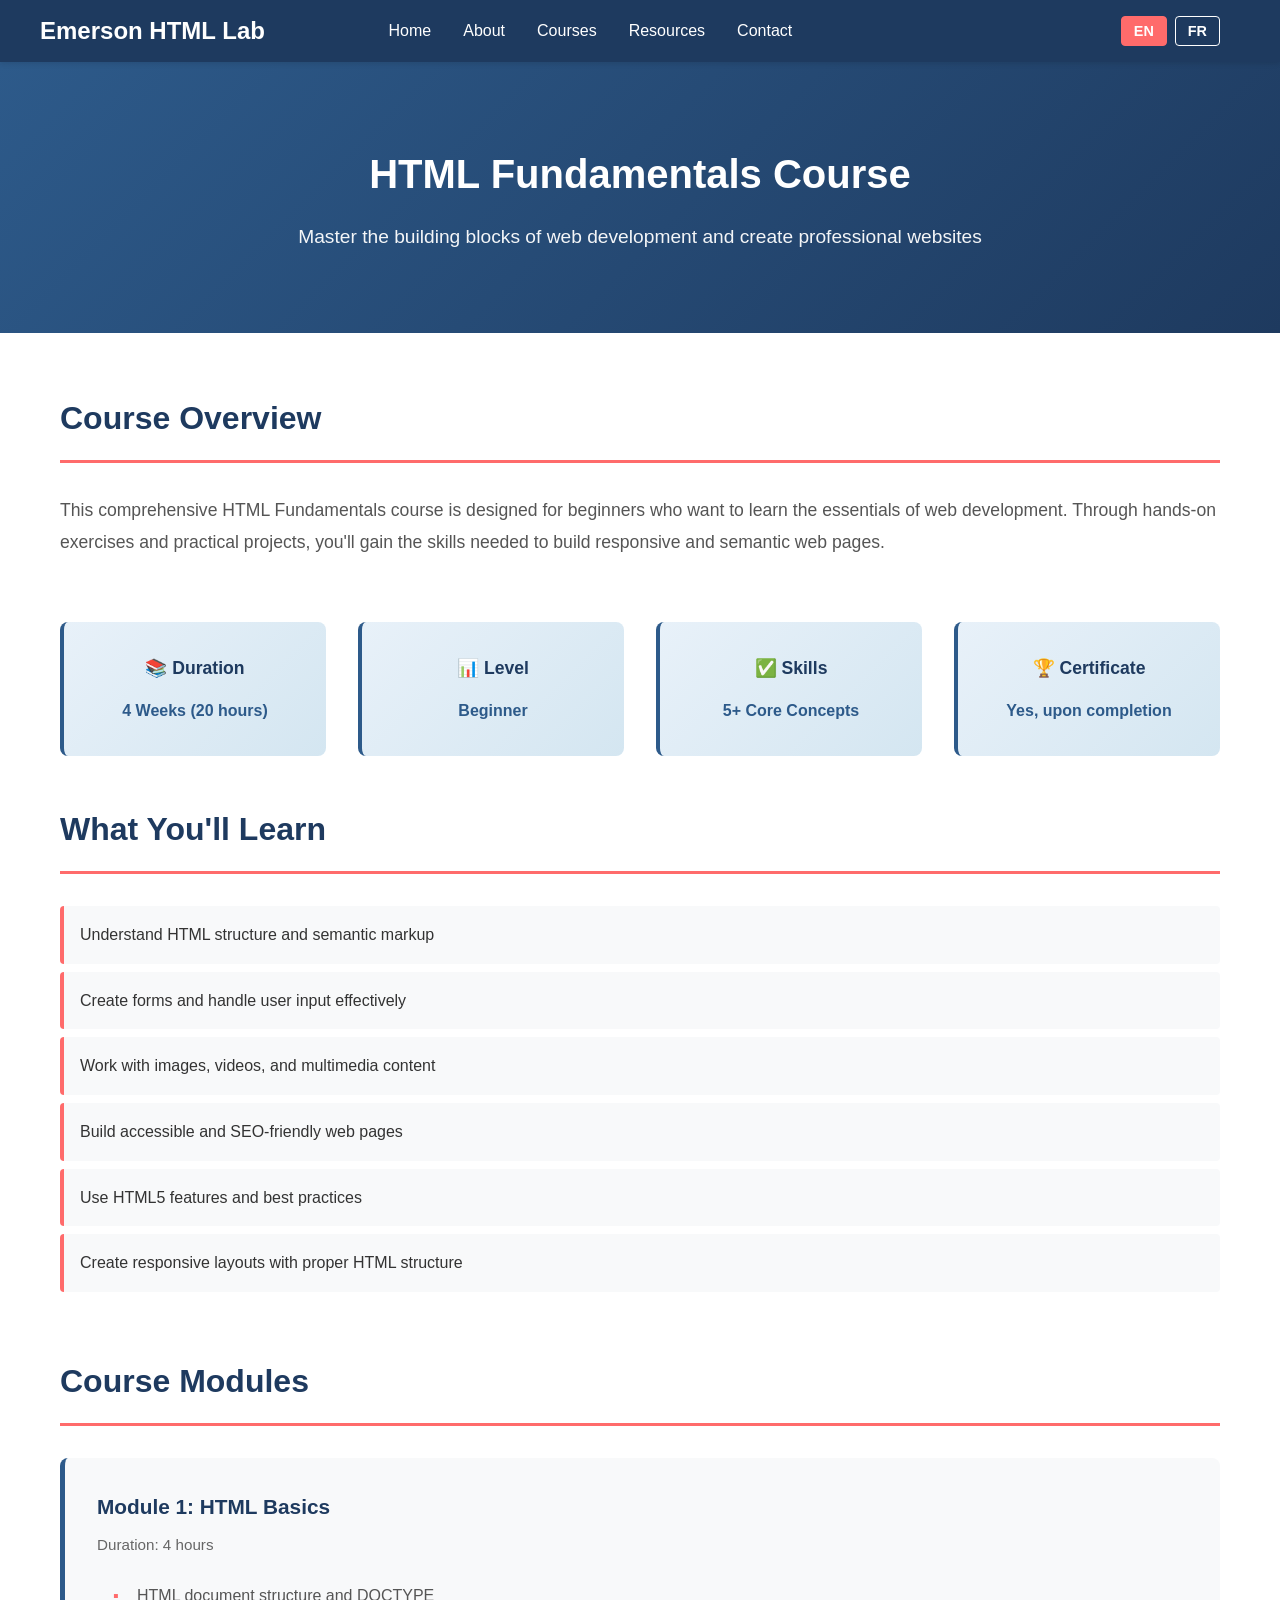
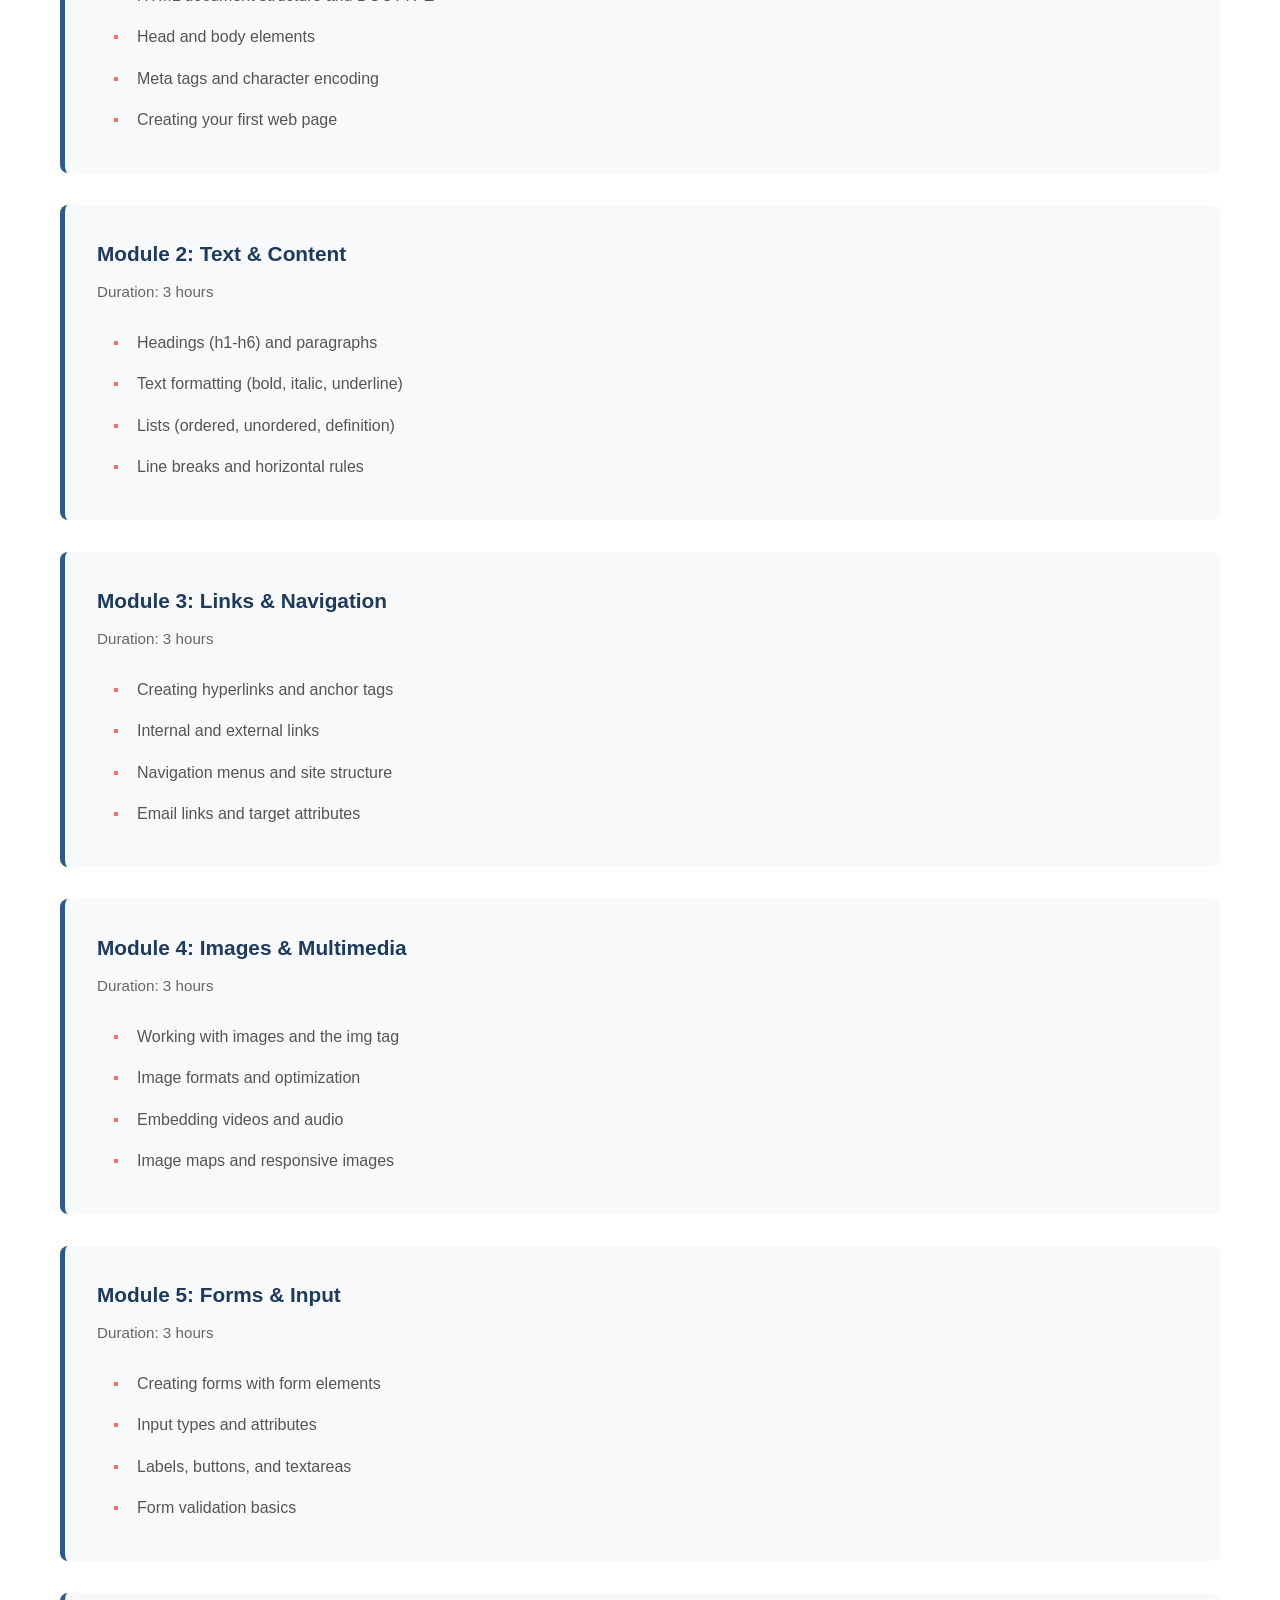
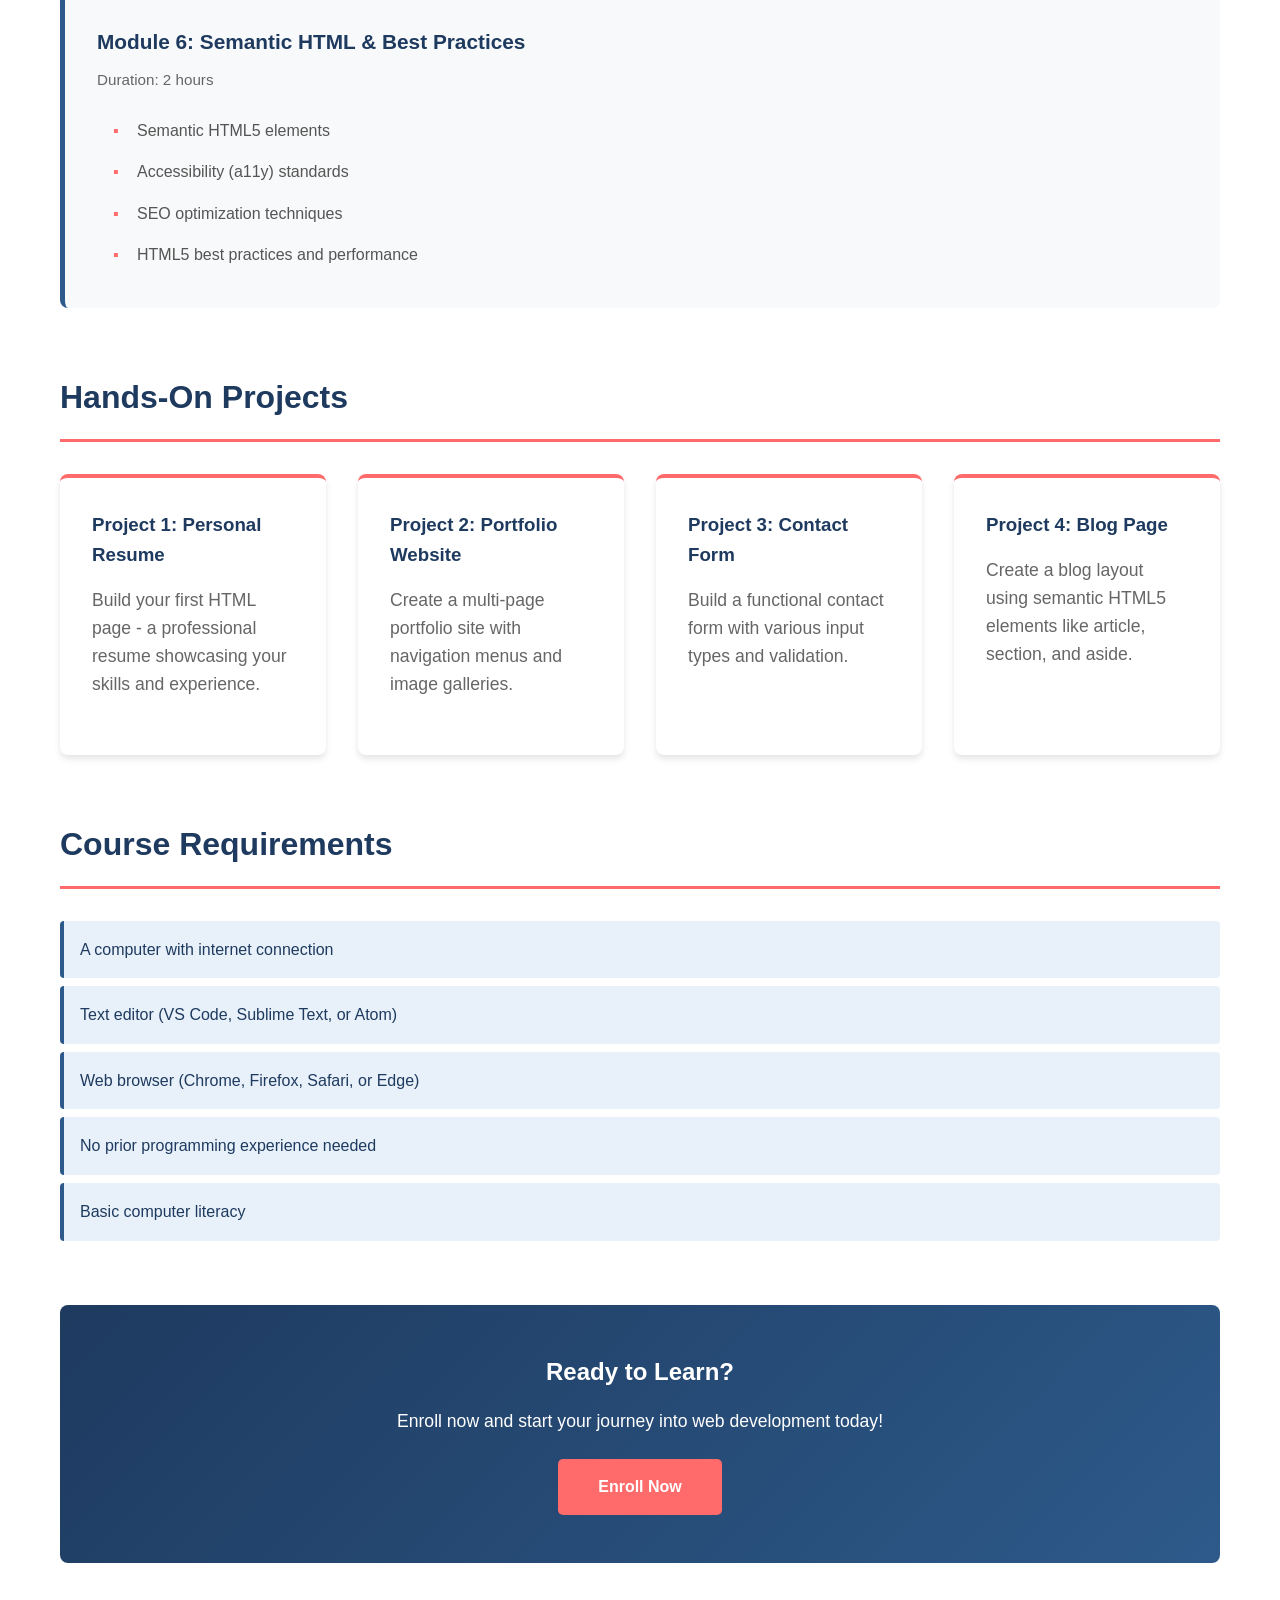
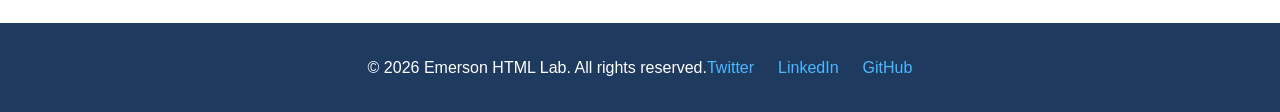
<file: html-fundamentals.html>
<!DOCTYPE html>
<html lang="en">

<head>
    <meta charset="UTF-8">
    <meta name="viewport" content="width=device-width, initial-scale=1.0">
    <title>HTML Fundamentals Course - Emerson HTML Lab</title>
    <link rel="stylesheet" href="styles.css">
    <script src="translations.js"></script>
</head>

<body>
    <!-- Navigation Header -->
    <header class="header">
        <nav class="navbar">
            <div class="nav-container">
                <div class="logo">Emerson HTML Lab</div>
                <ul class="nav-menu">
                    <li><a href="index.html#home" class="nav-link" data-en="Home" data-fr="Accueil">Home</a></li>
                    <li><a href="index.html#about" class="nav-link" data-en="About" data-fr="À propos">About</a></li>
                    <li><a href="index.html#courses" class="nav-link" data-en="Courses" data-fr="Cours">Courses</a></li>
                    <li><a href="index.html#resources" class="nav-link" data-en="Resources"
                            data-fr="Ressources">Resources</a></li>
                    <li><a href="index.html#contact" class="nav-link" data-en="Contact" data-fr="Contact">Contact</a>
                    </li>
                </ul>
                <div class="language-switcher">
                    <button class="lang-btn active" onclick="changeLanguage('en')">EN</button>
                    <button class="lang-btn" onclick="changeLanguage('fr')">FR</button>
                </div>
            </div>
        </nav>
    </header>

    <!-- Course Header -->
    <section class="course-header">
        <div class="container">
            <h1 data-en="HTML Fundamentals Course" data-fr="Cours Fondamentaux HTML">HTML Fundamentals Course</h1>
            <p data-en="Master the building blocks of web development and create professional websites"
                data-fr="Maîtrisez les fondamentaux du développement web et créez des sites professionnels">Master the
                building blocks of web development and create professional websites</p>
        </div>
    </section>

    <!-- Course Content -->
    <section class="course-content">
        <div class="container">
            <!-- Course Overview -->
            <div class="course-section">
                <h2 data-en="Course Overview" data-fr="Aperçu du cours">Course Overview</h2>
                <p data-en="This comprehensive HTML Fundamentals course is designed for beginners who want to learn the essentials of web development. Through hands-on exercises and practical projects, you'll gain the skills needed to build responsive and semantic web pages."
                    data-fr="Ce cours complet sur les fondamentaux HTML est conçu pour les débutants qui souhaitent apprendre l'essentiel du développement web. Grâce à des exercices pratiques et des projets concrets, vous acquerrez les compétences nécessaires pour créer des pages web réactives et sémantiques.">
                    This comprehensive HTML Fundamentals course is designed for beginners who want to learn the
                    essentials of web development. Through hands-on exercises and practical projects, you'll gain the
                    skills needed to build responsive and semantic web pages.</p>
            </div>

            <!-- Course Details -->
            <div class="course-details-grid">
                <div class="detail-card">
                    <h3 data-en="📚 Duration" data-fr="📚 Durée">📚 Duration</h3>
                    <p data-en="4 Weeks (20 hours)" data-fr="4 semaines (20 heures)">4 Weeks (20 hours)</p>
                </div>
                <div class="detail-card">
                    <h3 data-en="📊 Level" data-fr="📊 Niveau">📊 Level</h3>
                    <p data-en="Beginner" data-fr="Débutant">Beginner</p>
                </div>
                <div class="detail-card">
                    <h3 data-en="✅ Skills" data-fr="✅ Compétences">✅ Skills</h3>
                    <p data-en="5+ Core Concepts" data-fr="5+ concepts clés">5+ Core Concepts</p>
                </div>
                <div class="detail-card">
                    <h3 data-en="🏆 Certificate" data-fr="🏆 Certificat">🏆 Certificate</h3>
                    <p data-en="Yes, upon completion" data-fr="Oui, à la fin du cours">Yes, upon completion</p>
                </div>
            </div>

            <!-- Learning Outcomes -->
            <div class="course-section">
                <h2 data-en="What You'll Learn" data-fr="Ce que vous apprendrez">What You'll Learn</h2>
                <ul class="learning-outcomes">
                    <li data-en="Understand HTML structure and semantic markup"
                        data-fr="Comprendre la structure HTML et le balisage sémantique">Understand HTML structure and
                        semantic markup</li>
                    <li data-en="Create forms and handle user input effectively"
                        data-fr="Créer des formulaires et gérer efficacement les entrées utilisateur">Create forms and
                        handle user input effectively</li>
                    <li data-en="Work with images, videos, and multimedia content"
                        data-fr="Travailler avec des images, des vidéos et du contenu multimédia">Work with images,
                        videos, and multimedia content</li>
                    <li data-en="Build accessible and SEO-friendly web pages"
                        data-fr="Construire des pages web accessibles et optimisées pour le référencement">Build
                        accessible and SEO-friendly web pages</li>
                    <li data-en="Use HTML5 features and best practices"
                        data-fr="Utiliser les fonctionnalités HTML5 et les meilleures pratiques">Use HTML5 features and
                        best practices</li>
                    <li data-en="Create responsive layouts with proper HTML structure"
                        data-fr="Créer des mises en page réactives avec une structure HTML appropriée">Create responsive
                        layouts with proper HTML structure</li>
                </ul>
            </div>

            <!-- Course Modules -->
            <div class="course-section">
                <h2 data-en="Course Modules" data-fr="Modules du cours">Course Modules</h2>

                <div class="module">
                    <h3 data-en="Module 1: HTML Basics" data-fr="Module 1 : Bases HTML">📌 Module 1: HTML Basics</h3>
                    <p data-en="Duration: 4 hours" data-fr="Durée : 4 heures">Duration: 4 hours</p>
                    <ul>
                        <li data-en="HTML document structure and DOCTYPE"
                            data-fr="Structure du document HTML et DOCTYPE">HTML document structure and DOCTYPE</li>
                        <li data-en="Head and body elements" data-fr="Éléments head et body">Head and body elements</li>
                        <li data-en="Meta tags and character encoding" data-fr="Balises meta et codage des caractères">
                            Meta tags and character encoding</li>
                        <li data-en="Creating your first web page" data-fr="Créer votre première page web">Creating your
                            first web page</li>
                    </ul>
                </div>

                <div class="module">
                    <h3 data-en="Module 2: Text & Content" data-fr="Module 2 : Texte et contenu">📌 Module 2: Text &
                        Content</h3>
                    <p data-en="Duration: 3 hours" data-fr="Durée : 3 heures">Duration: 3 hours</p>
                    <ul>
                        <li data-en="Headings (h1-h6) and paragraphs" data-fr="Titres (h1-h6) et paragraphes">Headings
                            (h1-h6) and paragraphs</li>
                        <li data-en="Text formatting (bold, italic, underline)"
                            data-fr="Formatage de texte (gras, italique, souligné)">Text formatting (bold, italic,
                            underline)</li>
                        <li data-en="Lists (ordered, unordered, definition)"
                            data-fr="Listes (ordonnées, non ordonnées, de définition)">Lists (ordered, unordered,
                            definition)</li>
                        <li data-en="Line breaks and horizontal rules" data-fr="Sauts de ligne et traits horizontaux">
                            Line breaks and horizontal rules</li>
                    </ul>
                </div>

                <div class="module">
                    <h3 data-en="Module 3: Links & Navigation" data-fr="Module 3 : Liens et navigation">📌 Module 3:
                        Links & Navigation</h3>
                    <p data-en="Duration: 3 hours" data-fr="Durée : 3 heures">Duration: 3 hours</p>
                    <ul>
                        <li data-en="Creating hyperlinks and anchor tags"
                            data-fr="Créer des hyperliens et des balises d'ancrage">Creating hyperlinks and anchor tags
                        </li>
                        <li data-en="Internal and external links" data-fr="Liens internes et externes">Internal and
                            external links</li>
                        <li data-en="Navigation menus and site structure"
                            data-fr="Menus de navigation et structure du site">Navigation menus and site structure</li>
                        <li data-en="Email links and target attributes"
                            data-fr="Liens de courrier électronique et attributs de cible">Email links and target
                            attributes</li>
                    </ul>
                </div>

                <div class="module">
                    <h3 data-en="Module 4: Images & Multimedia" data-fr="Module 4 : Images et multimédia">📌 Module 4:
                        Images & Multimedia</h3>
                    <p data-en="Duration: 3 hours" data-fr="Durée : 3 heures">Duration: 3 hours</p>
                    <ul>
                        <li data-en="Working with images and the img tag"
                            data-fr="Travailler avec des images et la balise img">Working with images and the img tag
                        </li>
                        <li data-en="Image formats and optimization" data-fr="Formats d'image et optimisation">Image
                            formats and optimization</li>
                        <li data-en="Embedding videos and audio" data-fr="Intégration de vidéos et d'audio">Embedding
                            videos and audio</li>
                        <li data-en="Image maps and responsive images" data-fr="Cartes d'image et images réactives">
                            Image maps and responsive images</li>
                    </ul>
                </div>

                <div class="module">
                    <h3 data-en="Module 5: Forms & Input" data-fr="Module 5 : Formulaires et entrée">📌 Module 5: Forms
                        & Input</h3>
                    <p data-en="Duration: 3 hours" data-fr="Durée : 3 heures">Duration: 3 hours</p>
                    <ul>
                        <li data-en="Creating forms with form elements"
                            data-fr="Créer des formulaires avec des éléments de formulaire">Creating forms with form
                            elements</li>
                        <li data-en="Input types and attributes" data-fr="Types et attributs d'entrée">Input types and
                            attributes</li>
                        <li data-en="Labels, buttons, and textareas" data-fr="Étiquettes, boutons et zones de texte">
                            Labels, buttons, and textareas</li>
                        <li data-en="Form validation basics" data-fr="Bases de la validation de formulaire">Form
                            validation basics</li>
                    </ul>
                </div>

                <div class="module">
                    <h3 data-en="Module 6: Semantic HTML & Best Practices"
                        data-fr="Module 6 : HTML sémantique et meilleures pratiques">📌 Module 6: Semantic HTML & Best
                        Practices</h3>
                    <p data-en="Duration: 2 hours" data-fr="Durée : 2 heures">Duration: 2 hours</p>
                    <ul>
                        <li data-en="Semantic HTML5 elements" data-fr="Éléments HTML5 sémantiques">Semantic HTML5
                            elements</li>
                        <li data-en="Accessibility (a11y) standards" data-fr="Normes d'accessibilité (a11y)">
                            Accessibility (a11y) standards</li>
                        <li data-en="SEO optimization techniques" data-fr="Techniques d'optimisation SEO">SEO
                            optimization techniques</li>
                        <li data-en="HTML5 best practices and performance"
                            data-fr="Meilleures pratiques HTML5 et performances">HTML5 best practices and performance
                        </li>
                    </ul>
                </div>
            </div>

            <!-- Hands-On Projects -->
            <div class="course-section">
                <h2 data-en="Hands-On Projects" data-fr="Projets pratiques">Hands-On Projects</h2>
                <div class="projects-grid">
                    <div class="project-card">
                        <h3 data-en="Project 1: Personal Resume" data-fr="Projet 1 : CV personnel">📄 Project 1:
                            Personal Resume</h3>
                        <p data-en="Build your first HTML page - a professional resume showcasing your skills and experience."
                            data-fr="Construisez votre première page HTML - un CV professionnel présentant vos compétences et votre expérience.">
                            Build your first HTML page - a professional resume showcasing your skills and experience.
                        </p>
                    </div>
                    <div class="project-card">
                        <h3 data-en="Project 2: Portfolio Website" data-fr="Projet 2 : Site portfolio">🎨 Project 2:
                            Portfolio Website</h3>
                        <p data-en="Create a multi-page portfolio site with navigation menus and image galleries."
                            data-fr="Créez un site portfolio multi-pages avec des menus de navigation et des galeries d'images.">
                            Create a multi-page portfolio site with navigation menus and image galleries.</p>
                    </div>
                    <div class="project-card">
                        <h3 data-en="Project 3: Contact Form" data-fr="Projet 3 : Formulaire de contact">📋 Project 3:
                            Contact Form</h3>
                        <p data-en="Build a functional contact form with various input types and validation."
                            data-fr="Construisez un formulaire de contact fonctionnel avec différents types d'entrée et validation.">
                            Build a functional contact form with various input types and validation.</p>
                    </div>
                    <div class="project-card">
                        <h3 data-en="Project 4: Blog Page" data-fr="Projet 4 : Page de blog">✍️ Project 4: Blog Page
                        </h3>
                        <p data-en="Create a blog layout using semantic HTML5 elements like article, section, and aside."
                            data-fr="Créez une mise en page de blog à l'aide d'éléments HTML5 sémantiques comme article, section et aside.">
                            Create a blog layout using semantic HTML5 elements like article, section, and aside.</p>
                    </div>
                </div>
            </div>

            <!-- Requirements -->
            <div class="course-section">
                <h2 data-en="Course Requirements" data-fr="Prérequis du cours">Course Requirements</h2>
                <ul class="requirements">
                    <li data-en="A computer with internet connection" data-fr="Un ordinateur avec connexion Internet">✓
                        A computer with internet connection</li>
                    <li data-en="Text editor (VS Code, Sublime Text, or Atom)"
                        data-fr="Éditeur de texte (VS Code, Sublime Text ou Atom)">✓ Text editor (VS Code, Sublime Text,
                        or Atom)</li>
                    <li data-en="Web browser (Chrome, Firefox, Safari, or Edge)"
                        data-fr="Navigateur Web (Chrome, Firefox, Safari ou Edge)">✓ Web browser (Chrome, Firefox,
                        Safari, or Edge)</li>
                    <li data-en="No prior programming experience needed"
                        data-fr="Aucune expérience préalable en programmation requise">✓ No prior programming experience
                        needed</li>
                    <li data-en="Basic computer literacy" data-fr="Compétences informatiques de base">✓ Basic computer
                        literacy</li>
                </ul>
            </div>

            <!-- CTA Section -->
            <div class="course-cta">
                <h2 data-en="Ready to Learn?" data-fr="Prêt à apprendre ?">Ready to Learn?</h2>
                <p data-en="Enroll now and start your journey into web development today!"
                    data-fr="Inscrivez-vous maintenant et commencez votre parcours en développement web !">Enroll now
                    and start your journey into web development today!</p>
                <a href="index.html#contact" class="cta-button" data-en="Enroll Now" data-fr="S'inscrire">Enroll Now</a>
            </div>
        </div>
    </section>

    <!-- Footer -->
    <footer class="footer">
        <div class="container">
            <p data-en="&copy; 2026 Emerson HTML Lab. All rights reserved."
                data-fr="&copy; 2026 Laboratoire HTML Emerson. Tous droits réservés.">&copy; 2026 Emerson HTML Lab. All
                rights reserved.</p>
            <div class="social-links">
                <a href="#">Twitter</a>
                <a href="#">LinkedIn</a>
                <a href="#">GitHub</a>
            </div>
        </div>
    </footer>

    <script>
        // Initialize language on page load
        document.addEventListener('DOMContentLoaded', function () {
            const savedLanguage = localStorage.getItem('language') || 'en';
            changeLanguage(savedLanguage);
        });
    </script>
</body>

</html>
</file>
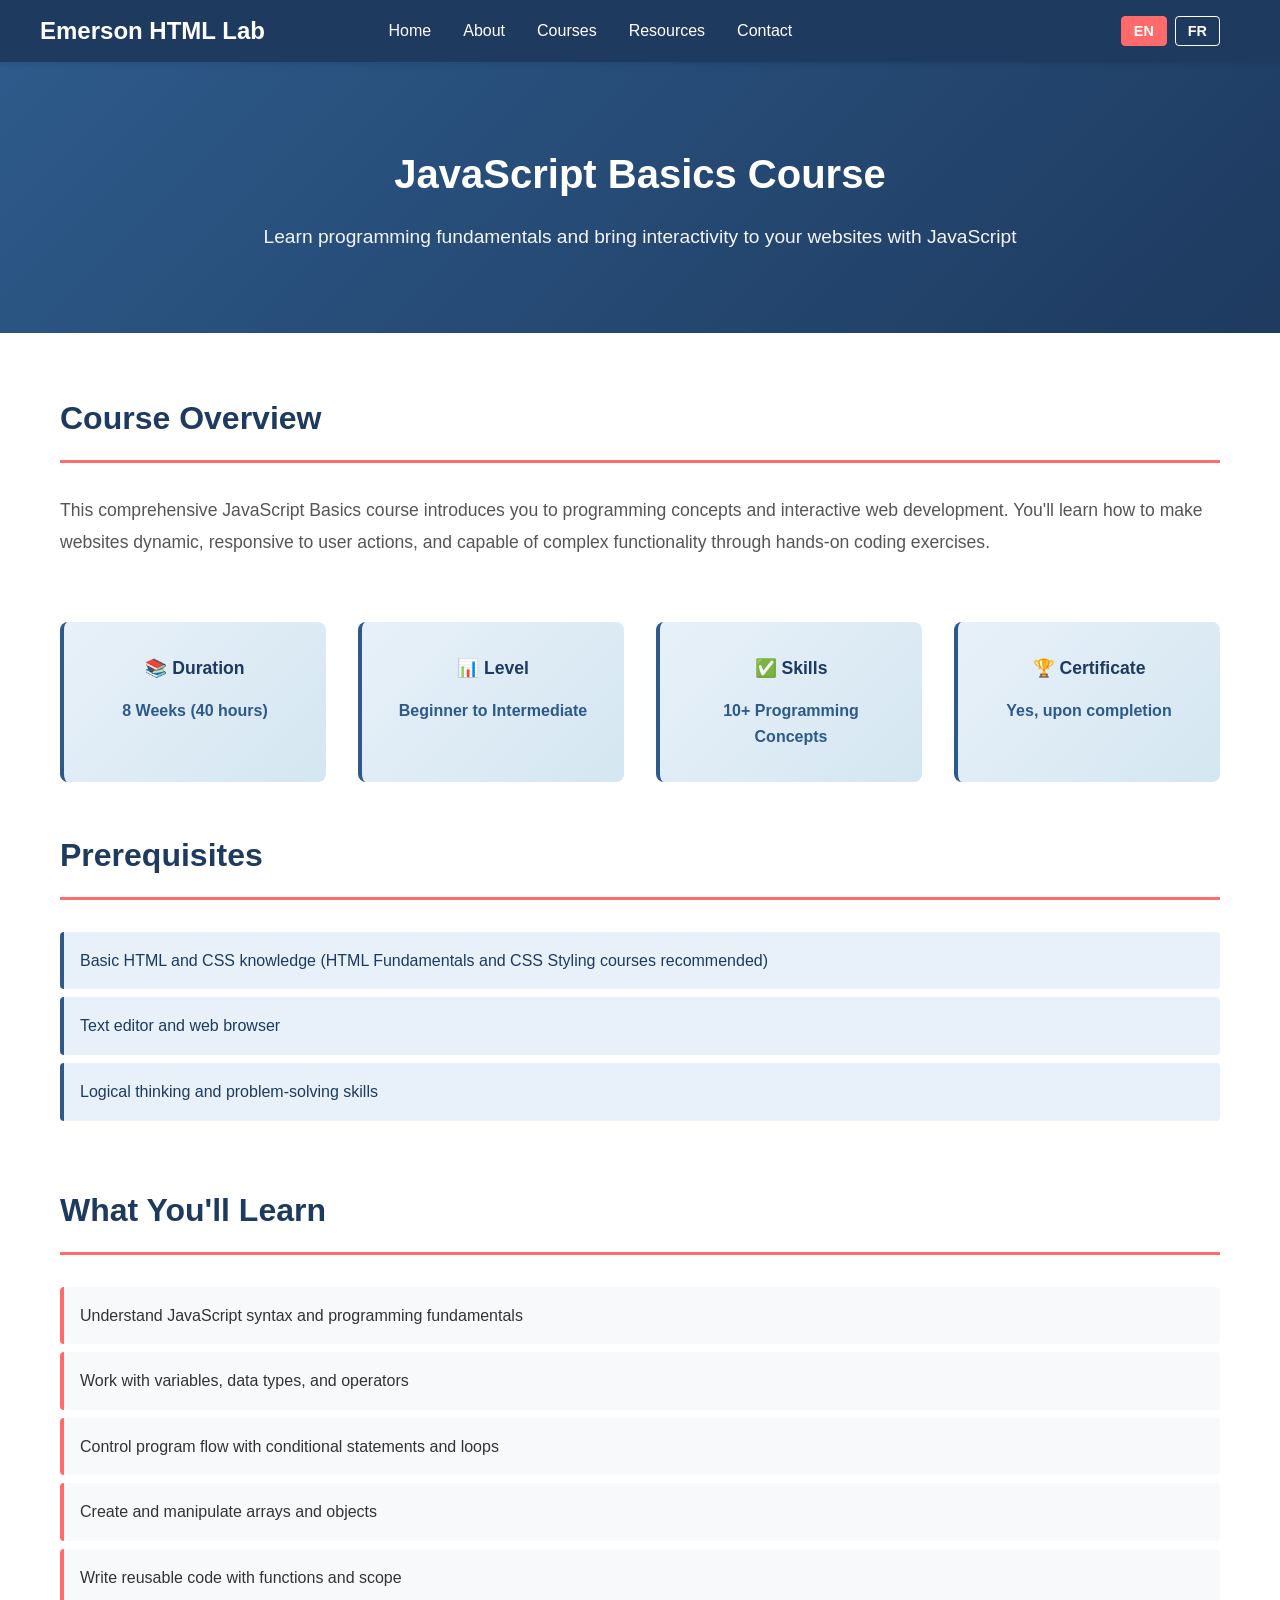
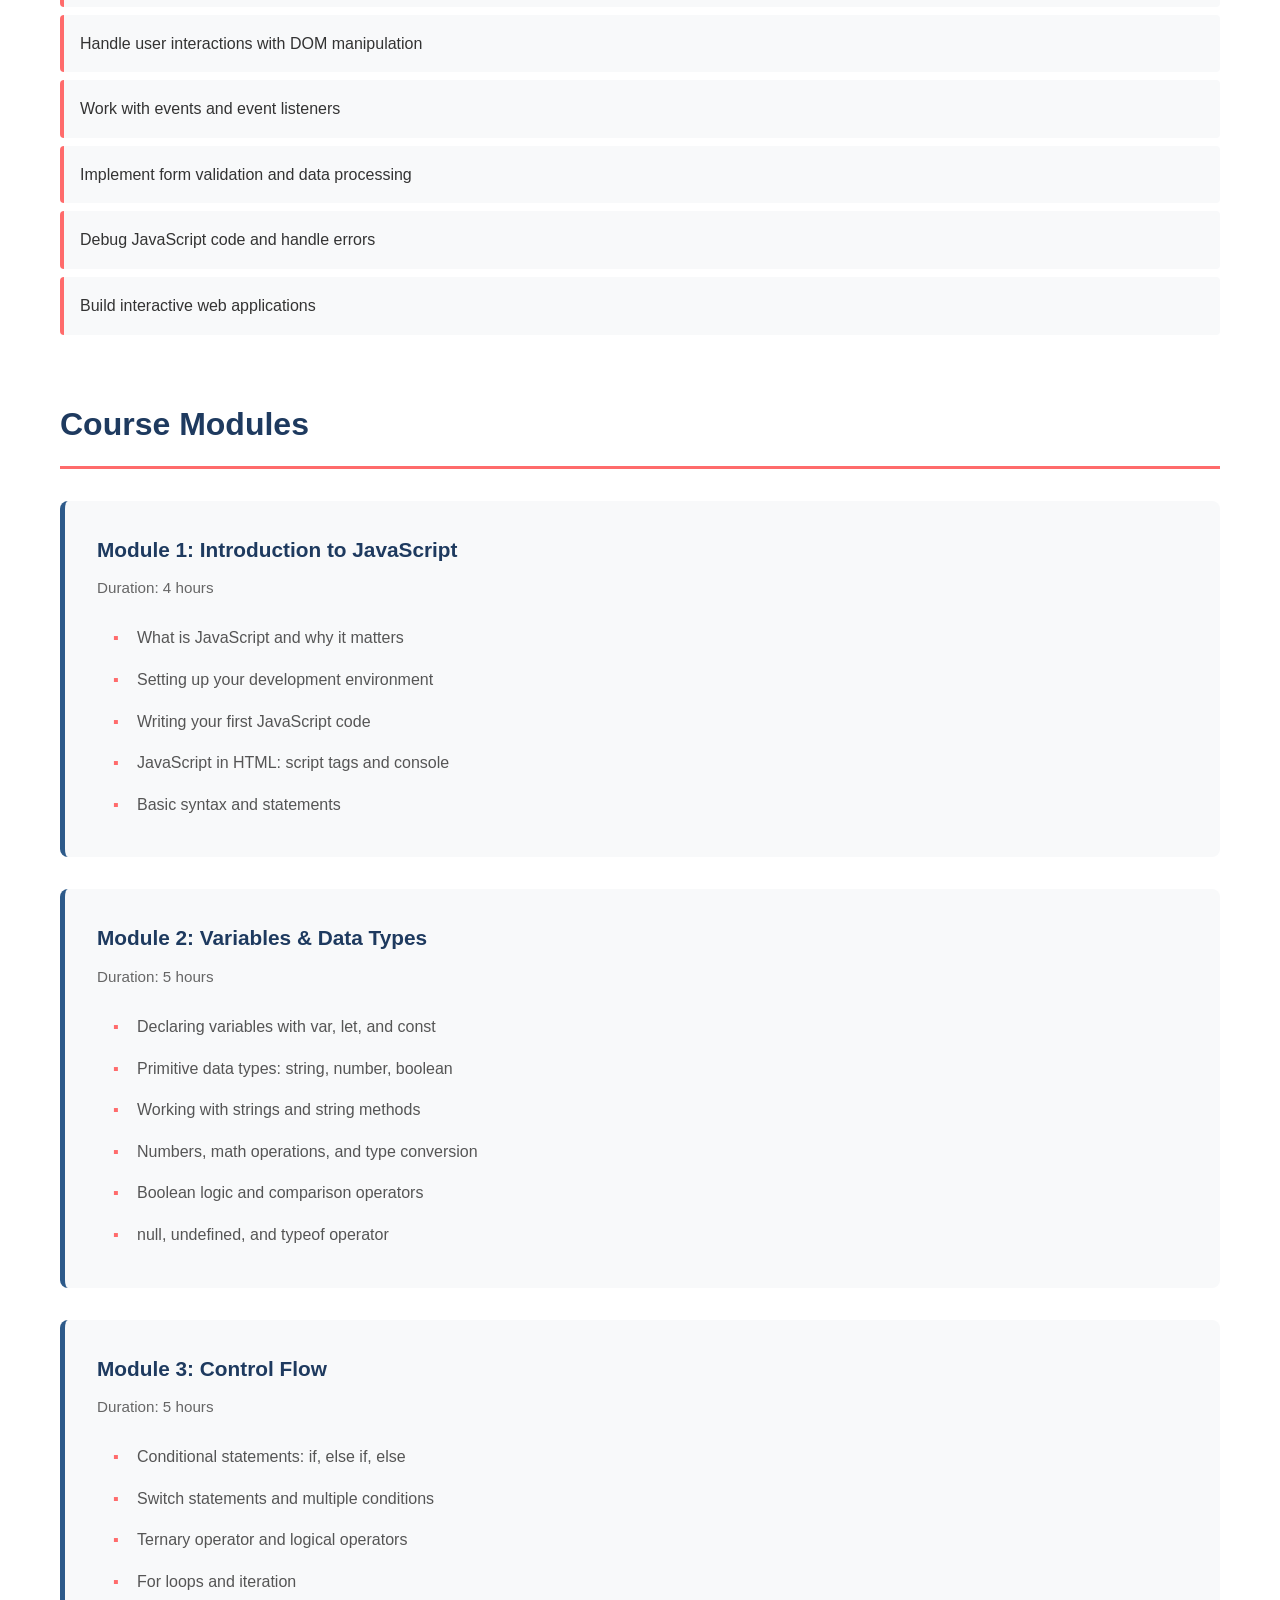
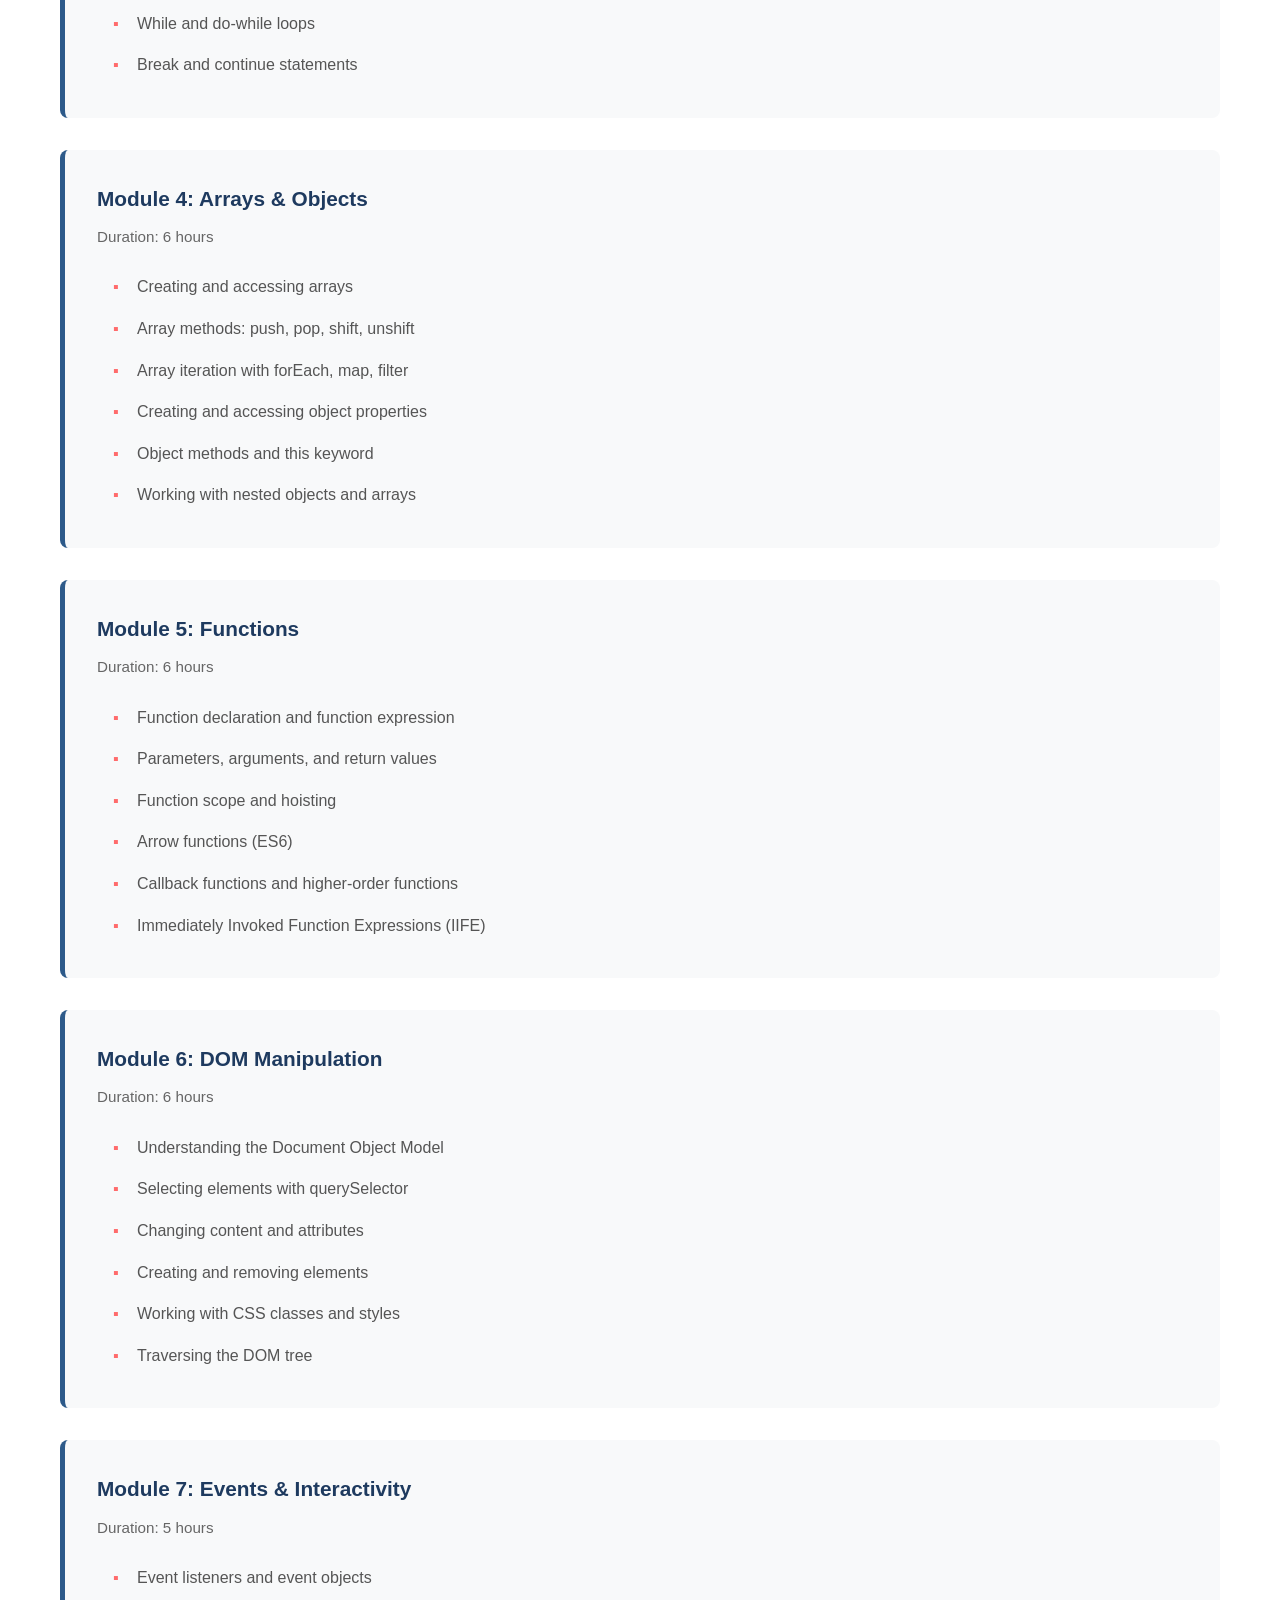
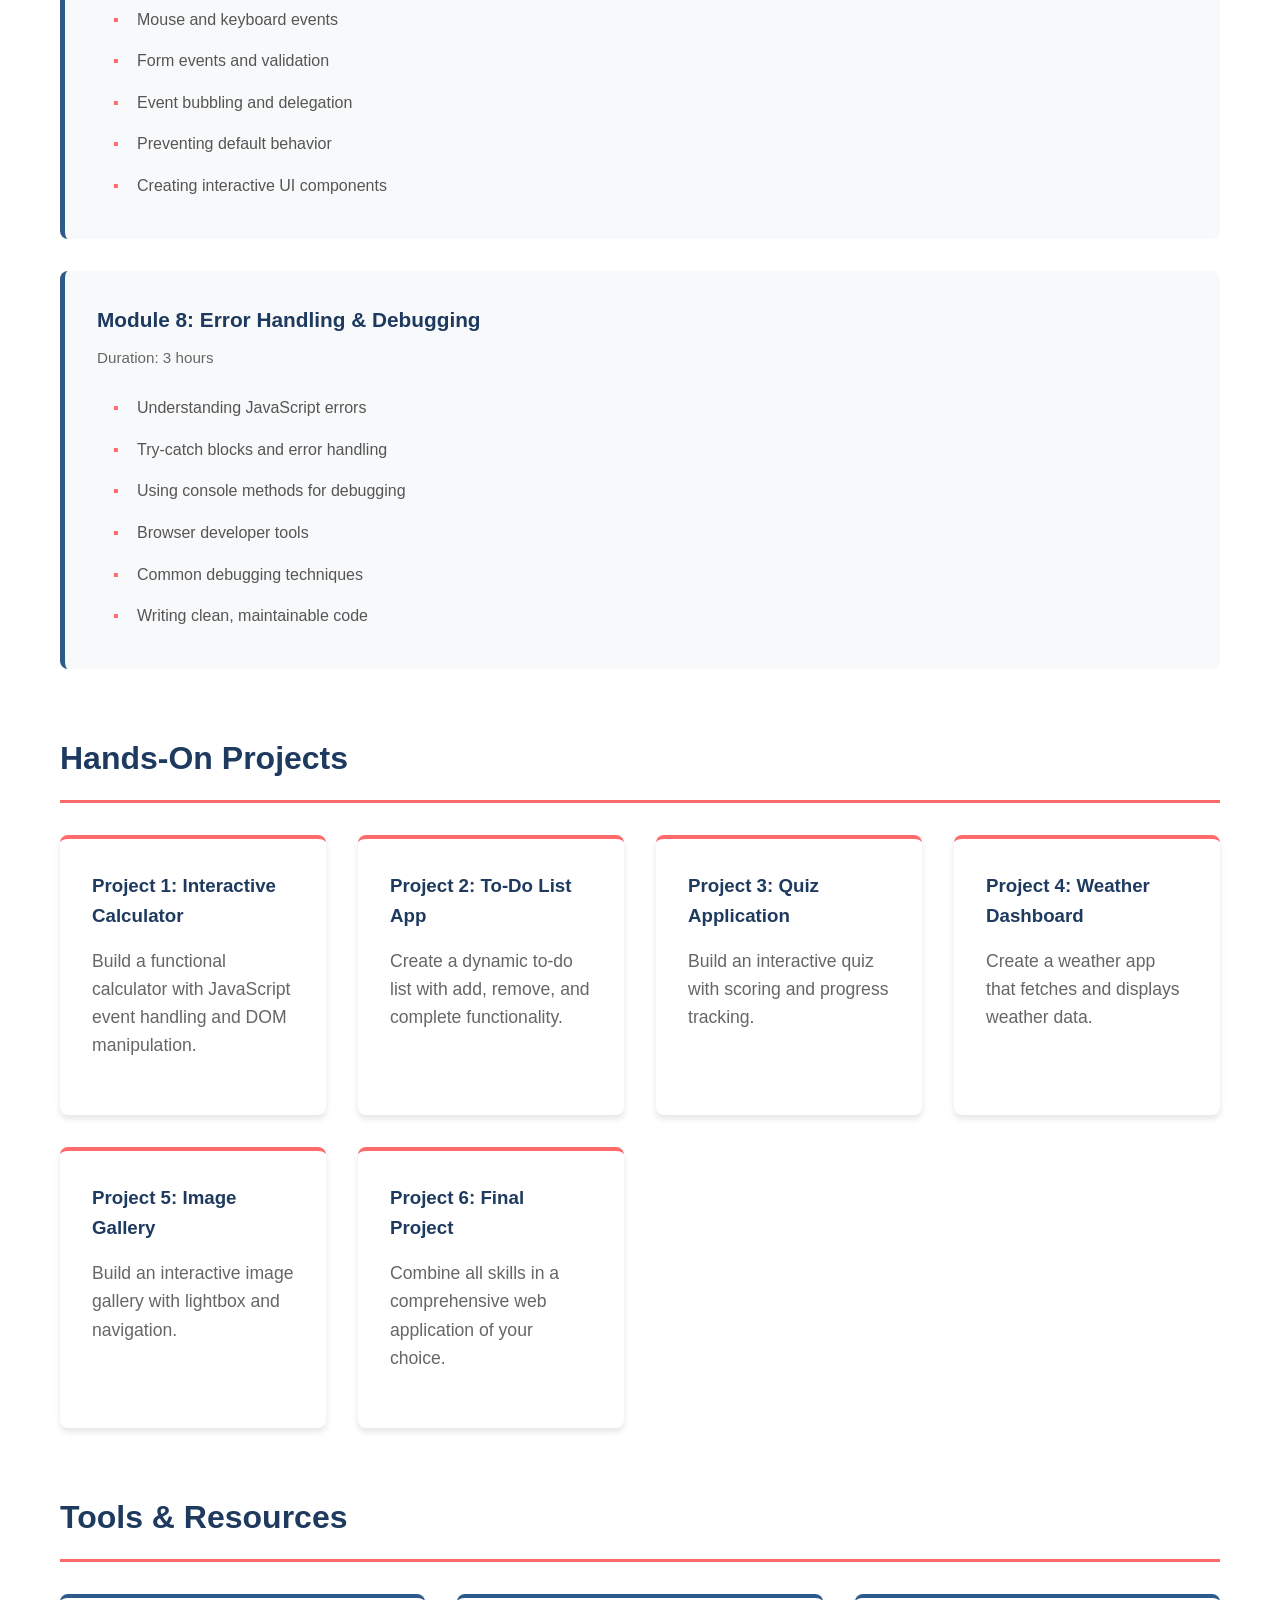
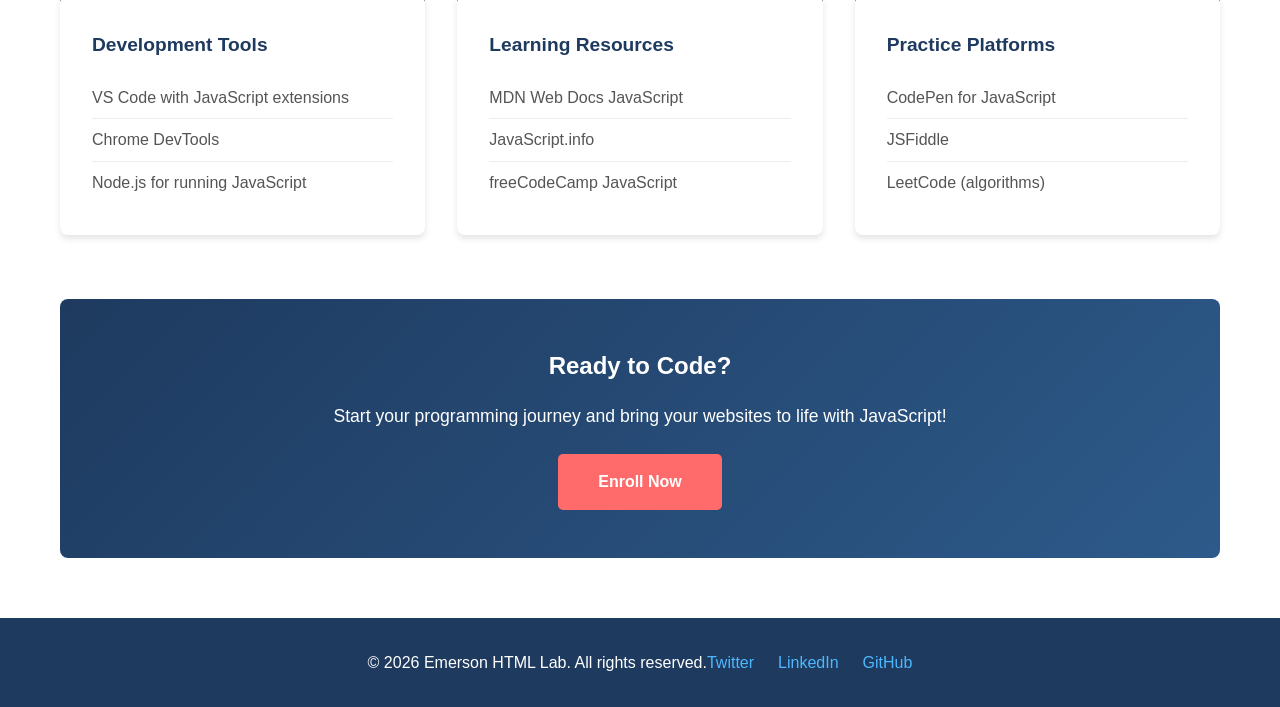
<file: javascript-basics.html>
<!DOCTYPE html>
<html lang="en">

<head>
    <meta charset="UTF-8">
    <meta name="viewport" content="width=device-width, initial-scale=1.0">
    <title>JavaScript Basics Course - Emerson HTML Lab</title>
    <link rel="stylesheet" href="styles.css">
    <script src="translations.js"></script>
</head>

<body>
    <!-- Navigation Header -->
    <header class="header">
        <nav class="navbar">
            <div class="nav-container">
                <div class="logo">Emerson HTML Lab</div>
                <ul class="nav-menu">
                    <li><a href="index.html#home" class="nav-link" data-en="Home" data-fr="Accueil">Home</a></li>
                    <li><a href="index.html#about" class="nav-link" data-en="About" data-fr="À propos">About</a></li>
                    <li><a href="index.html#courses" class="nav-link" data-en="Courses" data-fr="Cours">Courses</a></li>
                    <li><a href="index.html#resources" class="nav-link" data-en="Resources"
                            data-fr="Ressources">Resources</a></li>
                    <li><a href="index.html#contact" class="nav-link" data-en="Contact" data-fr="Contact">Contact</a>
                    </li>
                </ul>
                <div class="language-switcher">
                    <button class="lang-btn active" onclick="changeLanguage('en')">EN</button>
                    <button class="lang-btn" onclick="changeLanguage('fr')">FR</button>
                </div>
            </div>
        </nav>
    </header>

    <!-- Course Header -->
    <section class="course-header">
        <div class="container">
            <h1 data-en="JavaScript Basics Course" data-fr="Cours Bases de JavaScript">JavaScript Basics Course</h1>
            <p data-en="Learn programming fundamentals and bring interactivity to your websites with JavaScript"
                data-fr="Apprenez les fondamentaux de la programmation et apportez de l'interactivité à vos sites web avec JavaScript">
                Learn programming fundamentals and bring interactivity to your websites with JavaScript</p>
        </div>
    </section>

    <!-- Course Content -->
    <section class="course-content">
        <div class="container">
            <!-- Course Overview -->
            <div class="course-section">
                <h2 data-en="Course Overview" data-fr="Aperçu du cours">Course Overview</h2>
                <p data-en="This comprehensive JavaScript Basics course introduces you to programming concepts and interactive web development. You'll learn how to make websites dynamic, responsive to user actions, and capable of complex functionality through hands-on coding exercises."
                    data-fr="Ce cours complet sur les bases de JavaScript vous présente les concepts de programmation et le développement web interactif. Vous apprendrez à rendre les sites web dynamiques, réactifs aux actions des utilisateurs et capables de fonctionnalités complexes grâce à des exercices de codage pratiques.">
                    This comprehensive JavaScript Basics course introduces you to programming concepts and interactive
                    web development. You'll learn how to make websites dynamic, responsive to user actions, and capable
                    of complex functionality through hands-on coding exercises.</p>
            </div>

            <!-- Course Details -->
            <div class="course-details-grid">
                <div class="detail-card">
                    <h3 data-en="📚 Duration" data-fr="📚 Durée">📚 Duration</h3>
                    <p data-en="8 Weeks (40 hours)" data-fr="8 semaines (40 heures)">8 Weeks (40 hours)</p>
                </div>
                <div class="detail-card">
                    <h3 data-en="📊 Level" data-fr="📊 Niveau">📊 Level</h3>
                    <p data-en="Beginner to Intermediate" data-fr="Débutant à Intermédiaire">Beginner to Intermediate
                    </p>
                </div>
                <div class="detail-card">
                    <h3 data-en="✅ Skills" data-fr="✅ Compétences">✅ Skills</h3>
                    <p data-en="10+ Programming Concepts" data-fr="10+ concepts de programmation">10+ Programming
                        Concepts</p>
                </div>
                <div class="detail-card">
                    <h3 data-en="🏆 Certificate" data-fr="🏆 Certificat">🏆 Certificate</h3>
                    <p data-en="Yes, upon completion" data-fr="Oui, à la fin du cours">Yes, upon completion</p>
                </div>
            </div>

            <!-- Prerequisites -->
            <div class="course-section">
                <h2 data-en="Prerequisites" data-fr="Prérequis">Prerequisites</h2>
                <ul class="requirements">
                    <li data-en="Basic HTML and CSS knowledge (HTML Fundamentals and CSS Styling courses recommended)"
                        data-fr="Connaissances de base en HTML et CSS (cours Fondamentaux HTML et Mise en forme CSS recommandés)">
                        ✓ Basic HTML and CSS knowledge (HTML Fundamentals and CSS Styling courses recommended)</li>
                    <li data-en="Text editor and web browser" data-fr="Éditeur de texte et navigateur web">✓ Text editor
                        and web browser</li>
                    <li data-en="Logical thinking and problem-solving skills"
                        data-fr="Pensée logique et compétences en résolution de problèmes">✓ Logical thinking and
                        problem-solving skills</li>
                </ul>
            </div>

            <!-- Learning Outcomes -->
            <div class="course-section">
                <h2 data-en="What You'll Learn" data-fr="Ce que vous apprendrez">What You'll Learn</h2>
                <ul class="learning-outcomes">
                    <li data-en="Understand JavaScript syntax and programming fundamentals"
                        data-fr="Comprendre la syntaxe JavaScript et les fondamentaux de la programmation">Understand
                        JavaScript syntax and programming fundamentals</li>
                    <li data-en="Work with variables, data types, and operators"
                        data-fr="Travailler avec les variables, types de données et opérateurs">Work with variables,
                        data types, and operators</li>
                    <li data-en="Control program flow with conditional statements and loops"
                        data-fr="Contrôler le flux du programme avec des instructions conditionnelles et des boucles">
                        Control program flow with conditional statements and loops</li>
                    <li data-en="Create and manipulate arrays and objects"
                        data-fr="Créer et manipuler des tableaux et des objets">Create and manipulate arrays and objects
                    </li>
                    <li data-en="Write reusable code with functions and scope"
                        data-fr="Écrire du code réutilisable avec des fonctions et la portée">Write reusable code with
                        functions and scope</li>
                    <li data-en="Handle user interactions with DOM manipulation"
                        data-fr="Gérer les interactions utilisateur avec la manipulation DOM">Handle user interactions
                        with DOM manipulation</li>
                    <li data-en="Work with events and event listeners"
                        data-fr="Travailler avec les événements et les écouteurs d'événements">Work with events and
                        event listeners</li>
                    <li data-en="Implement form validation and data processing"
                        data-fr="Implémenter la validation de formulaire et le traitement des données">Implement form
                        validation and data processing</li>
                    <li data-en="Debug JavaScript code and handle errors"
                        data-fr="Déboguer le code JavaScript et gérer les erreurs">Debug JavaScript code and handle
                        errors</li>
                    <li data-en="Build interactive web applications"
                        data-fr="Construire des applications web interactives">Build interactive web applications</li>
                </ul>
            </div>

            <!-- Course Modules -->
            <div class="course-section">
                <h2 data-en="Course Modules" data-fr="Modules du cours">Course Modules</h2>

                <div class="module">
                    <h3 data-en="Module 1: Introduction to JavaScript" data-fr="Module 1 : Introduction à JavaScript">💻
                        Module 1: Introduction to JavaScript</h3>
                    <p data-en="Duration: 4 hours" data-fr="Durée : 4 heures">Duration: 4 hours</p>
                    <ul>
                        <li data-en="What is JavaScript and why it matters"
                            data-fr="Qu'est-ce que JavaScript et pourquoi c'est important">What is JavaScript and why it
                            matters</li>
                        <li data-en="Setting up your development environment"
                            data-fr="Configuration de votre environnement de développement">Setting up your development
                            environment</li>
                        <li data-en="Writing your first JavaScript code" data-fr="Écrire votre premier code JavaScript">
                            Writing your first JavaScript code</li>
                        <li data-en="JavaScript in HTML: script tags and console"
                            data-fr="JavaScript dans HTML : balises script et console">JavaScript in HTML: script tags
                            and console</li>
                        <li data-en="Basic syntax and statements" data-fr="Syntaxe de base et instructions">Basic syntax
                            and statements</li>
                    </ul>
                </div>

                <div class="module">
                    <h3 data-en="Module 2: Variables & Data Types" data-fr="Module 2 : Variables et types de données">💻
                        Module 2: Variables & Data Types</h3>
                    <p data-en="Duration: 5 hours" data-fr="Durée : 5 heures">Duration: 5 hours</p>
                    <ul>
                        <li data-en="Declaring variables with var, let, and const"
                            data-fr="Déclarer des variables avec var, let et const">Declaring variables with var, let,
                            and const</li>
                        <li data-en="Primitive data types: string, number, boolean"
                            data-fr="Types de données primitifs : string, number, boolean">Primitive data types: string,
                            number, boolean</li>
                        <li data-en="Working with strings and string methods"
                            data-fr="Travailler avec les chaînes et les méthodes de chaîne">Working with strings and
                            string methods</li>
                        <li data-en="Numbers, math operations, and type conversion"
                            data-fr="Nombres, opérations mathématiques et conversion de type">Numbers, math operations,
                            and type conversion</li>
                        <li data-en="Boolean logic and comparison operators"
                            data-fr="Logique booléenne et opérateurs de comparaison">Boolean logic and comparison
                            operators</li>
                        <li data-en="null, undefined, and typeof operator"
                            data-fr="null, undefined et opérateur typeof">null, undefined, and typeof operator</li>
                    </ul>
                </div>

                <div class="module">
                    <h3 data-en="Module 3: Control Flow" data-fr="Module 3 : Flux de contrôle">💻 Module 3: Control Flow
                    </h3>
                    <p data-en="Duration: 5 hours" data-fr="Durée : 5 heures">Duration: 5 hours</p>
                    <ul>
                        <li data-en="Conditional statements: if, else if, else"
                            data-fr="Instructions conditionnelles : if, else if, else">Conditional statements: if, else
                            if, else</li>
                        <li data-en="Switch statements and multiple conditions"
                            data-fr="Instructions switch et conditions multiples">Switch statements and multiple
                            conditions</li>
                        <li data-en="Ternary operator and logical operators"
                            data-fr="Opérateur ternaire et opérateurs logiques">Ternary operator and logical operators
                        </li>
                        <li data-en="For loops and iteration" data-fr="Boucles for et itération">For loops and iteration
                        </li>
                        <li data-en="While and do-while loops" data-fr="Boucles while et do-while">While and do-while
                            loops</li>
                        <li data-en="Break and continue statements" data-fr="Instructions break et continue">Break and
                            continue statements</li>
                    </ul>
                </div>

                <div class="module">
                    <h3 data-en="Module 4: Arrays & Objects" data-fr="Module 4 : Tableaux et objets">💻 Module 4: Arrays
                        & Objects</h3>
                    <p data-en="Duration: 6 hours" data-fr="Durée : 6 heures">Duration: 6 hours</p>
                    <ul>
                        <li data-en="Creating and accessing arrays" data-fr="Créer et accéder aux tableaux">Creating and
                            accessing arrays</li>
                        <li data-en="Array methods: push, pop, shift, unshift"
                            data-fr="Méthodes de tableau : push, pop, shift, unshift">Array methods: push, pop, shift,
                            unshift</li>
                        <li data-en="Array iteration with forEach, map, filter"
                            data-fr="Itération de tableau avec forEach, map, filter">Array iteration with forEach, map,
                            filter</li>
                        <li data-en="Creating and accessing object properties"
                            data-fr="Créer et accéder aux propriétés d'objet">Creating and accessing object properties
                        </li>
                        <li data-en="Object methods and this keyword" data-fr="Méthodes d'objet et mot-clé this">Object
                            methods and this keyword</li>
                        <li data-en="Working with nested objects and arrays"
                            data-fr="Travailler avec des objets et tableaux imbriqués">Working with nested objects and
                            arrays</li>
                    </ul>
                </div>

                <div class="module">
                    <h3 data-en="Module 5: Functions" data-fr="Module 5 : Fonctions">💻 Module 5: Functions</h3>
                    <p data-en="Duration: 6 hours" data-fr="Durée : 6 heures">Duration: 6 hours</p>
                    <ul>
                        <li data-en="Function declaration and function expression"
                            data-fr="Déclaration de fonction et expression de fonction">Function declaration and
                            function expression</li>
                        <li data-en="Parameters, arguments, and return values"
                            data-fr="Paramètres, arguments et valeurs de retour">Parameters, arguments, and return
                            values</li>
                        <li data-en="Function scope and hoisting" data-fr="Portée de fonction et hoisting">Function
                            scope and hoisting</li>
                        <li data-en="Arrow functions (ES6)" data-fr="Fonctions fléchées (ES6)">Arrow functions (ES6)
                        </li>
                        <li data-en="Callback functions and higher-order functions"
                            data-fr="Fonctions de rappel et fonctions d'ordre supérieur">Callback functions and
                            higher-order functions</li>
                        <li data-en="Immediately Invoked Function Expressions (IIFE)"
                            data-fr="Expressions de fonction invoquées immédiatement (IIFE)">Immediately Invoked
                            Function Expressions (IIFE)</li>
                    </ul>
                </div>

                <div class="module">
                    <h3 data-en="Module 6: DOM Manipulation" data-fr="Module 6 : Manipulation DOM">💻 Module 6: DOM
                        Manipulation</h3>
                    <p data-en="Duration: 6 hours" data-fr="Durée : 6 heures">Duration: 6 hours</p>
                    <ul>
                        <li data-en="Understanding the Document Object Model"
                            data-fr="Comprendre le Document Object Model">Understanding the Document Object Model</li>
                        <li data-en="Selecting elements with querySelector"
                            data-fr="Sélectionner des éléments avec querySelector">Selecting elements with querySelector
                        </li>
                        <li data-en="Changing content and attributes" data-fr="Changer le contenu et les attributs">
                            Changing content and attributes</li>
                        <li data-en="Creating and removing elements" data-fr="Créer et supprimer des éléments">Creating
                            and removing elements</li>
                        <li data-en="Working with CSS classes and styles"
                            data-fr="Travailler avec les classes CSS et les styles">Working with CSS classes and styles
                        </li>
                        <li data-en="Traversing the DOM tree" data-fr="Parcourir l'arbre DOM">Traversing the DOM tree
                        </li>
                    </ul>
                </div>

                <div class="module">
                    <h3 data-en="Module 7: Events & Interactivity" data-fr="Module 7 : Événements et interactivité">💻
                        Module 7: Events & Interactivity</h3>
                    <p data-en="Duration: 5 hours" data-fr="Durée : 5 heures">Duration: 5 hours</p>
                    <ul>
                        <li data-en="Event listeners and event objects"
                            data-fr="Écouteurs d'événements et objets d'événement">Event listeners and event objects
                        </li>
                        <li data-en="Mouse and keyboard events" data-fr="Événements souris et clavier">Mouse and
                            keyboard events</li>
                        <li data-en="Form events and validation" data-fr="Événements de formulaire et validation">Form
                            events and validation</li>
                        <li data-en="Event bubbling and delegation" data-fr="Bullage d'événement et délégation">Event
                            bubbling and delegation</li>
                        <li data-en="Preventing default behavior" data-fr="Prévenir le comportement par défaut">
                            Preventing default behavior</li>
                        <li data-en="Creating interactive UI components" data-fr="Créer des composants UI interactifs">
                            Creating interactive UI components</li>
                    </ul>
                </div>

                <div class="module">
                    <h3 data-en="Module 8: Error Handling & Debugging"
                        data-fr="Module 8 : Gestion d'erreurs et débogage">💻 Module 8: Error Handling & Debugging</h3>
                    <p data-en="Duration: 3 hours" data-fr="Durée : 3 heures">Duration: 3 hours</p>
                    <ul>
                        <li data-en="Understanding JavaScript errors" data-fr="Comprendre les erreurs JavaScript">
                            Understanding JavaScript errors</li>
                        <li data-en="Try-catch blocks and error handling"
                            data-fr="Blocs try-catch et gestion d'erreurs">Try-catch blocks and error handling</li>
                        <li data-en="Using console methods for debugging"
                            data-fr="Utiliser les méthodes console pour le débogage">Using console methods for debugging
                        </li>
                        <li data-en="Browser developer tools" data-fr="Outils de développement du navigateur">Browser
                            developer tools</li>
                        <li data-en="Common debugging techniques" data-fr="Techniques de débogage courantes">Common
                            debugging techniques</li>
                        <li data-en="Writing clean, maintainable code" data-fr="Écrire du code propre et maintenable">
                            Writing clean, maintainable code</li>
                    </ul>
                </div>
            </div>

            <!-- Hands-On Projects -->
            <div class="course-section">
                <h2 data-en="Hands-On Projects" data-fr="Projets pratiques">Hands-On Projects</h2>
                <div class="projects-grid">
                    <div class="project-card">
                        <h3 data-en="Project 1: Interactive Calculator" data-fr="Projet 1 : Calculatrice interactive">🧮
                            Project 1: Interactive Calculator</h3>
                        <p data-en="Build a functional calculator with JavaScript event handling and DOM manipulation."
                            data-fr="Construisez une calculatrice fonctionnelle avec gestion d'événements JavaScript et manipulation DOM.">
                            Build a functional calculator with JavaScript event handling and DOM manipulation.</p>
                    </div>
                    <div class="project-card">
                        <h3 data-en="Project 2: To-Do List App" data-fr="Projet 2 : Application liste de tâches">📝
                            Project 2: To-Do List App</h3>
                        <p data-en="Create a dynamic to-do list with add, remove, and complete functionality."
                            data-fr="Créez une liste de tâches dynamique avec ajout, suppression et fonctionnalité de complétion.">
                            Create a dynamic to-do list with add, remove, and complete functionality.</p>
                    </div>
                    <div class="project-card">
                        <h3 data-en="Project 3: Quiz Application" data-fr="Projet 3 : Application de quiz">❓ Project 3:
                            Quiz Application</h3>
                        <p data-en="Build an interactive quiz with scoring and progress tracking."
                            data-fr="Construisez un quiz interactif avec notation et suivi des progrès.">Build an
                            interactive quiz with scoring and progress tracking.</p>
                    </div>
                    <div class="project-card">
                        <h3 data-en="Project 4: Weather Dashboard" data-fr="Projet 4 : Tableau de bord météo">🌤️
                            Project 4: Weather Dashboard</h3>
                        <p data-en="Create a weather app that fetches and displays weather data."
                            data-fr="Créez une application météo qui récupère et affiche les données météorologiques.">
                            Create a weather app that fetches and displays weather data.</p>
                    </div>
                    <div class="project-card">
                        <h3 data-en="Project 5: Image Gallery" data-fr="Projet 5 : Galerie d'images">🖼️ Project 5:
                            Image Gallery</h3>
                        <p data-en="Build an interactive image gallery with lightbox and navigation."
                            data-fr="Construisez une galerie d'images interactive avec lightbox et navigation.">Build an
                            interactive image gallery with lightbox and navigation.</p>
                    </div>
                    <div class="project-card">
                        <h3 data-en="Project 6: Final Project" data-fr="Projet 6 : Projet final">🚀 Project 6: Final
                            Project</h3>
                        <p data-en="Combine all skills in a comprehensive web application of your choice."
                            data-fr="Combinez toutes les compétences dans une application web complète de votre choix.">
                            Combine all skills in a comprehensive web application of your choice.</p>
                    </div>
                </div>
            </div>

            <!-- Tools & Resources -->
            <div class="course-section">
                <h2 data-en="Tools & Resources" data-fr="Outils et ressources">Tools & Resources</h2>
                <div class="tools-grid">
                    <div class="tool-card">
                        <h4 data-en="Development Tools" data-fr="Outils de développement">🛠️ Development Tools</h4>
                        <ul>
                            <li data-en="VS Code with JavaScript extensions"
                                data-fr="VS Code avec extensions JavaScript">VS Code with JavaScript extensions</li>
                            <li data-en="Chrome DevTools" data-fr="Chrome DevTools">Chrome DevTools</li>
                            <li data-en="Node.js for running JavaScript" data-fr="Node.js pour exécuter JavaScript">
                                Node.js for running JavaScript</li>
                        </ul>
                    </div>
                    <div class="tool-card">
                        <h4 data-en="Learning Resources" data-fr="Ressources d'apprentissage">📚 Learning Resources</h4>
                        <ul>
                            <li data-en="MDN Web Docs JavaScript" data-fr="MDN Web Docs JavaScript">MDN Web Docs
                                JavaScript</li>
                            <li data-en="JavaScript.info" data-fr="JavaScript.info">JavaScript.info</li>
                            <li data-en="freeCodeCamp JavaScript" data-fr="freeCodeCamp JavaScript">freeCodeCamp
                                JavaScript</li>
                        </ul>
                    </div>
                    <div class="tool-card">
                        <h4 data-en="Practice Platforms" data-fr="Plateformes de pratique">🎯 Practice Platforms</h4>
                        <ul>
                            <li data-en="CodePen for JavaScript" data-fr="CodePen pour JavaScript">CodePen for
                                JavaScript</li>
                            <li data-en="JSFiddle" data-fr="JSFiddle">JSFiddle</li>
                            <li data-en="LeetCode (algorithms)" data-fr="LeetCode (algorithmes)">LeetCode (algorithms)
                            </li>
                        </ul>
                    </div>
                </div>
            </div>

            <!-- CTA Section -->
            <div class="course-cta">
                <h2 data-en="Ready to Code?" data-fr="Prêt à coder ?">Ready to Code?</h2>
                <p data-en="Start your programming journey and bring your websites to life with JavaScript!"
                    data-fr="Commencez votre parcours de programmation et donnez vie à vos sites web avec JavaScript !">
                    Start your programming journey and bring your websites to life with JavaScript!</p>
                <a href="index.html#contact" class="cta-button" data-en="Enroll Now" data-fr="S'inscrire">Enroll Now</a>
            </div>
        </div>
    </section>

    <!-- Footer -->
    <footer class="footer">
        <div class="container">
            <p data-en="&copy; 2026 Emerson HTML Lab. All rights reserved."
                data-fr="&copy; 2026 Laboratoire HTML Emerson. Tous droits réservés.">&copy; 2026 Emerson HTML Lab. All
                rights reserved.</p>
            <div class="social-links">
                <a href="#">Twitter</a>
                <a href="#">LinkedIn</a>
                <a href="#">GitHub</a>
            </div>
    </footer>

    <script>
        // Initialize language on page load
        document.addEventListener('DOMContentLoaded', function () {
            const savedLanguage = localStorage.getItem('language') || 'en';
            changeLanguage(savedLanguage);
        });
    </script>
</body>

</html>
</file>
<file: styles.css>
/* General Styles */
* {
    margin: 0;
    padding: 0;
    box-sizing: border-box;
}

body {
    font-family: 'Segoe UI', Tahoma, Geneva, Verdana, sans-serif;
    line-height: 1.6;
    color: #333;
}

.container {
    max-width: 1200px;
    margin: 0 auto;
    padding: 0 20px;
}

/* Header & Navigation */
.header {
    background-color: #1e3a5f;
    padding: 1rem 0;
    position: sticky;
    top: 0;
    z-index: 100;
    box-shadow: 0 2px 5px rgba(0, 0, 0, 0.1);
}

.navbar {
    width: 100%;
}

.nav-container {
    display: flex;
    justify-content: center;
    align-items: center;
    max-width: 1200px;
    margin: 0 auto;
    padding: 0 20px;
    position: relative;
}

.logo {
    color: white;
    font-size: 1.5rem;
    font-weight: bold;
    position: absolute;
    left: 0;
}

.nav-menu {
    display: flex;
    list-style: none;
    gap: 2rem;
    justify-content: center;
    flex: 1;
}

.nav-link {
    color: white;
    text-decoration: none;
    transition: color 0.3s ease;
}

.nav-link:hover {
    color: #4db8ff;
}

/* Language Switcher */
.language-switcher {
    display: flex;
    gap: 0.5rem;
    margin-left: auto;
}

.lang-btn {
    background-color: transparent;
    color: white;
    border: 1px solid white;
    padding: 6px 12px;
    border-radius: 4px;
    cursor: pointer;
    font-weight: bold;
    transition: all 0.3s ease;
    font-size: 0.9rem;
}

.lang-btn:hover {
    background-color: #4db8ff;
    border-color: #4db8ff;
}

.lang-btn.active {
    background-color: #ff6b6b;
    border-color: #ff6b6b;
    color: white;
}

/* Hero Section */
.hero {
    background: linear-gradient(135deg, #1e3a5f 0%, #2d5a8a 100%);
    color: white;
    padding: 120px 20px;
    text-align: center;
}

.hero-content h1 {
    font-size: 3rem;
    margin-bottom: 1rem;
    animation: slideInDown 0.8s ease;
}

.hero-content p {
    font-size: 1.5rem;
    margin-bottom: 2rem;
    animation: slideInUp 0.8s ease;
}

.cta-button {
    background-color: #ff6b6b;
    color: white;
    border: none;
    padding: 12px 30px;
    font-size: 1rem;
    border-radius: 5px;
    cursor: pointer;
    transition: background-color 0.3s ease;
}

.cta-button:hover {
    background-color: #ff5252;
}

@keyframes slideInDown {
    from {
        opacity: 0;
        transform: translateY(-30px);
    }

    to {
        opacity: 1;
        transform: translateY(0);
    }
}

@keyframes slideInUp {
    from {
        opacity: 0;
        transform: translateY(30px);
    }

    to {
        opacity: 1;
        transform: translateY(0);
    }
}

/* About Section */
.about {
    padding: 80px 20px;
    background-color: #f8f9fa;
}

.about h2,
.courses h2,
.resources h2,
.contact h2 {
    font-size: 2.5rem;
    margin-bottom: 2rem;
    text-align: center;
    color: #1e3a5f;
}

.about p {
    text-align: center;
    font-size: 1.1rem;
    margin-bottom: 3rem;
    max-width: 700px;
    margin-left: auto;
    margin-right: auto;
}

.features {
    display: grid;
    grid-template-columns: repeat(auto-fit, minmax(280px, 1fr));
    gap: 2rem;
}

.feature-card {
    background: white;
    padding: 2rem;
    border-radius: 8px;
    box-shadow: 0 4px 6px rgba(0, 0, 0, 0.1);
    transition: transform 0.3s ease;
}

.feature-card:hover {
    transform: translateY(-5px);
}

.feature-card h3 {
    margin-bottom: 1rem;
    color: #2d5a8a;
}

/* Courses Section */
.courses {
    padding: 80px 20px;
}

.course-grid {
    display: grid;
    grid-template-columns: repeat(auto-fit, minmax(250px, 1fr));
    gap: 2rem;
}

.course-card {
    background-color: #e8f1f9;
    padding: 2rem;
    border-radius: 8px;
    border-left: 4px solid #ff6b6b;
    transition: all 0.3s ease;
}

.course-card:hover {
    background-color: #d4e6f1;
    box-shadow: 0 6px 12px rgba(0, 0, 0, 0.15);
}

.course-card-link {
    text-decoration: none;
}

.course-card-link .course-card {
    position: relative;
    cursor: pointer;
}

.course-card-link .course-card:hover {
    background-color: #d4e6f1;
    box-shadow: 0 6px 12px rgba(0, 0, 0, 0.15);
    transform: translateY(-3px);
}

.course-link-text {
    color: #2d5a8a;
    font-weight: bold;
    margin-top: 1rem;
    display: inline-block;
}

.course-card h3 {
    color: #1e3a5f;
    margin-bottom: 1rem;
}

/* Resources Section */
.resources {
    background-color: #f8f9fa;
    padding: 80px 20px;
    text-align: center;
}

.resources p {
    font-size: 1.1rem;
    margin-bottom: 2rem;
}

.resource-links {
    display: flex;
    justify-content: center;
    gap: 1.5rem;
    flex-wrap: wrap;
}

.resource-link {
    display: inline-block;
    background-color: #2d5a8a;
    color: white;
    padding: 12px 25px;
    border-radius: 5px;
    text-decoration: none;
    transition: background-color 0.3s ease;
}

.resource-link:hover {
    background-color: #1e3a5f;
}

/* Contact Section */
.contact {
    padding: 80px 20px;
}

.contact p {
    text-align: center;
    font-size: 1.1rem;
    margin-bottom: 2rem;
}

.contact-form {
    max-width: 600px;
    margin: 0 auto;
    display: flex;
    flex-direction: column;
    gap: 1rem;
}

.contact-form input,
.contact-form textarea {
    padding: 12px;
    border: 1px solid #ddd;
    border-radius: 5px;
    font-family: inherit;
    font-size: 1rem;
}

.contact-form input:focus,
.contact-form textarea:focus {
    outline: none;
    border-color: #2d5a8a;
    box-shadow: 0 0 5px rgba(45, 90, 138, 0.3);
}

.submit-button {
    background-color: #ff6b6b;
    color: white;
    padding: 12px;
    border: none;
    border-radius: 5px;
    font-size: 1rem;
    cursor: pointer;
    transition: background-color 0.3s ease;
}

.submit-button:hover {
    background-color: #ff5252;
}

/* Footer */
.footer {
    background-color: #1e3a5f;
    color: white;
    padding: 2rem 20px;
    text-align: center;
}

.footer {
    display: flex;
    flex-direction: column;
    gap: 1rem;
}

.footer .container {
    display: flex;
    justify-content: space-between;
    align-items: center;
    flex-wrap: wrap;
}

.social-links {
    display: flex;
    gap: 1.5rem;
}

.social-links a {
    color: #4db8ff;
    text-decoration: none;
    transition: color 0.3s ease;
}

.social-links a:hover {
    color: white;
}

/* Course Page Styles */
.course-header {
    background: linear-gradient(135deg, #2d5a8a 0%, #1e3a5f 100%);
    color: white;
    padding: 80px 20px;
    text-align: center;
}

.course-header h1 {
    font-size: 2.5rem;
    margin-bottom: 1rem;
}

.course-header p {
    font-size: 1.2rem;
    opacity: 0.95;
}

.course-content {
    padding: 60px 20px;
}

.course-section {
    margin-bottom: 4rem;
}

.course-section h2 {
    font-size: 2rem;
    color: #1e3a5f;
    margin-bottom: 2rem;
    border-bottom: 3px solid #ff6b6b;
    padding-bottom: 1rem;
}

.course-section p {
    font-size: 1.1rem;
    line-height: 1.8;
    margin-bottom: 1.5rem;
    color: #555;
}

.course-details-grid {
    display: grid;
    grid-template-columns: repeat(auto-fit, minmax(200px, 1fr));
    gap: 2rem;
    margin-bottom: 3rem;
}

.detail-card {
    background: linear-gradient(135deg, #e8f1f9 0%, #d4e6f1 100%);
    padding: 2rem;
    border-radius: 8px;
    text-align: center;
    border-left: 4px solid #2d5a8a;
}

.detail-card h3 {
    color: #1e3a5f;
    margin-bottom: 1rem;
    font-size: 1.1rem;
}

.detail-card p {
    color: #2d5a8a;
    font-weight: bold;
    margin: 0;
}

.learning-outcomes {
    list-style: none;
    padding: 0;
}

.learning-outcomes li {
    padding: 1rem;
    margin-bottom: 0.5rem;
    background-color: #f8f9fa;
    border-left: 4px solid #ff6b6b;
    border-radius: 4px;
}

.module {
    background-color: #f8f9fa;
    padding: 2rem;
    margin-bottom: 2rem;
    border-radius: 8px;
    border-left: 5px solid #2d5a8a;
}

.module h3 {
    color: #1e3a5f;
    font-size: 1.3rem;
    margin-bottom: 0.5rem;
}

.module p {
    color: #666;
    font-size: 0.95rem;
    margin-bottom: 1rem;
}

.module ul {
    list-style: none;
    padding-left: 1rem;
}

.module ul li {
    padding: 0.5rem 0;
    padding-left: 1.5rem;
    position: relative;
    color: #555;
}

.module ul li:before {
    content: "▪";
    position: absolute;
    left: 0;
    color: #ff6b6b;
}

.projects-grid {
    display: grid;
    grid-template-columns: repeat(auto-fit, minmax(250px, 1fr));
    gap: 2rem;
    margin-top: 2rem;
}

.project-card {
    background: white;
    padding: 2rem;
    border-radius: 8px;
    box-shadow: 0 4px 6px rgba(0, 0, 0, 0.1);
    border-top: 4px solid #ff6b6b;
    transition: transform 0.3s ease;
}

.project-card:hover {
    transform: translateY(-5px);
    box-shadow: 0 6px 12px rgba(0, 0, 0, 0.15);
}

.project-card h3 {
    color: #1e3a5f;
    margin-bottom: 1rem;
}

.project-card p {
    color: #666;
    line-height: 1.6;
}

.requirements {
    list-style: none;
    padding: 0;
}

.requirements li {
    padding: 1rem;
    margin-bottom: 0.5rem;
    background-color: #e8f1f9;
    border-left: 4px solid #2d5a8a;
    border-radius: 4px;
    color: #1e3a5f;
}

.course-cta {
    background: linear-gradient(135deg, #1e3a5f 0%, #2d5a8a 100%);
    color: white;
    padding: 3rem 2rem;
    text-align: center;
    border-radius: 8px;
    margin-top: 3rem;
}

.course-cta h2 {
    color: white;
    border: none;
    padding-bottom: 0;
    margin-bottom: 1rem;
}

.course-cta p {
    color: white;
    font-size: 1.1rem;
    margin-bottom: 1.5rem;
}

.course-cta .cta-button {
    display: inline-block;
    background-color: #ff6b6b;
    color: white;
    padding: 15px 40px;
    text-decoration: none;
    border-radius: 5px;
    font-weight: bold;
    transition: background-color 0.3s ease;
}

.course-cta .cta-button:hover {
    background-color: #ff5252;
}

.tools-grid {
    display: grid;
    grid-template-columns: repeat(auto-fit, minmax(250px, 1fr));
    gap: 2rem;
    margin-top: 2rem;
}

.tool-card {
    background: white;
    padding: 2rem;
    border-radius: 8px;
    box-shadow: 0 4px 6px rgba(0, 0, 0, 0.1);
    border-top: 4px solid #2d5a8a;
}

.tool-card h4 {
    color: #1e3a5f;
    margin-bottom: 1rem;
    font-size: 1.2rem;
}

.tool-card ul {
    list-style: none;
    padding: 0;
}

.tool-card ul li {
    padding: 0.5rem 0;
    color: #555;
    border-bottom: 1px solid #eee;
}

.tool-card ul li:last-child {
    border-bottom: none;
}

/* Responsive Design */
@media (max-width: 768px) {
    .nav-menu {
        gap: 1rem;
        font-size: 0.9rem;
    }

    .language-switcher {
        gap: 0.3rem;
    }

    .lang-btn {
        padding: 5px 10px;
        font-size: 0.8rem;
    }

    .hero-content h1 {
        font-size: 2rem;
    }

    .hero-content p {
        font-size: 1.2rem;
    }

    .about h2,
    .courses h2,
    .resources h2,
    .contact h2 {
        font-size: 2rem;
    }

    .resource-links {
        flex-direction: column;
        align-items: center;
    }

    .resource-link {
        width: 100%;
        text-align: center;
    }

    .footer .container {
        flex-direction: column;
        gap: 1rem;
    }
}

@media (max-width: 480px) {
    .nav-menu {
        gap: 0.5rem;
        font-size: 0.8rem;
    }

    .logo {
        font-size: 1.2rem;
    }

    .hero-content h1 {
        font-size: 1.5rem;
    }

    .hero-content p {
        font-size: 1rem;
    }

    .about h2,
    .courses h2,
    .resources h2,
    .contact h2 {
        font-size: 1.5rem;
    }
}
</file>
